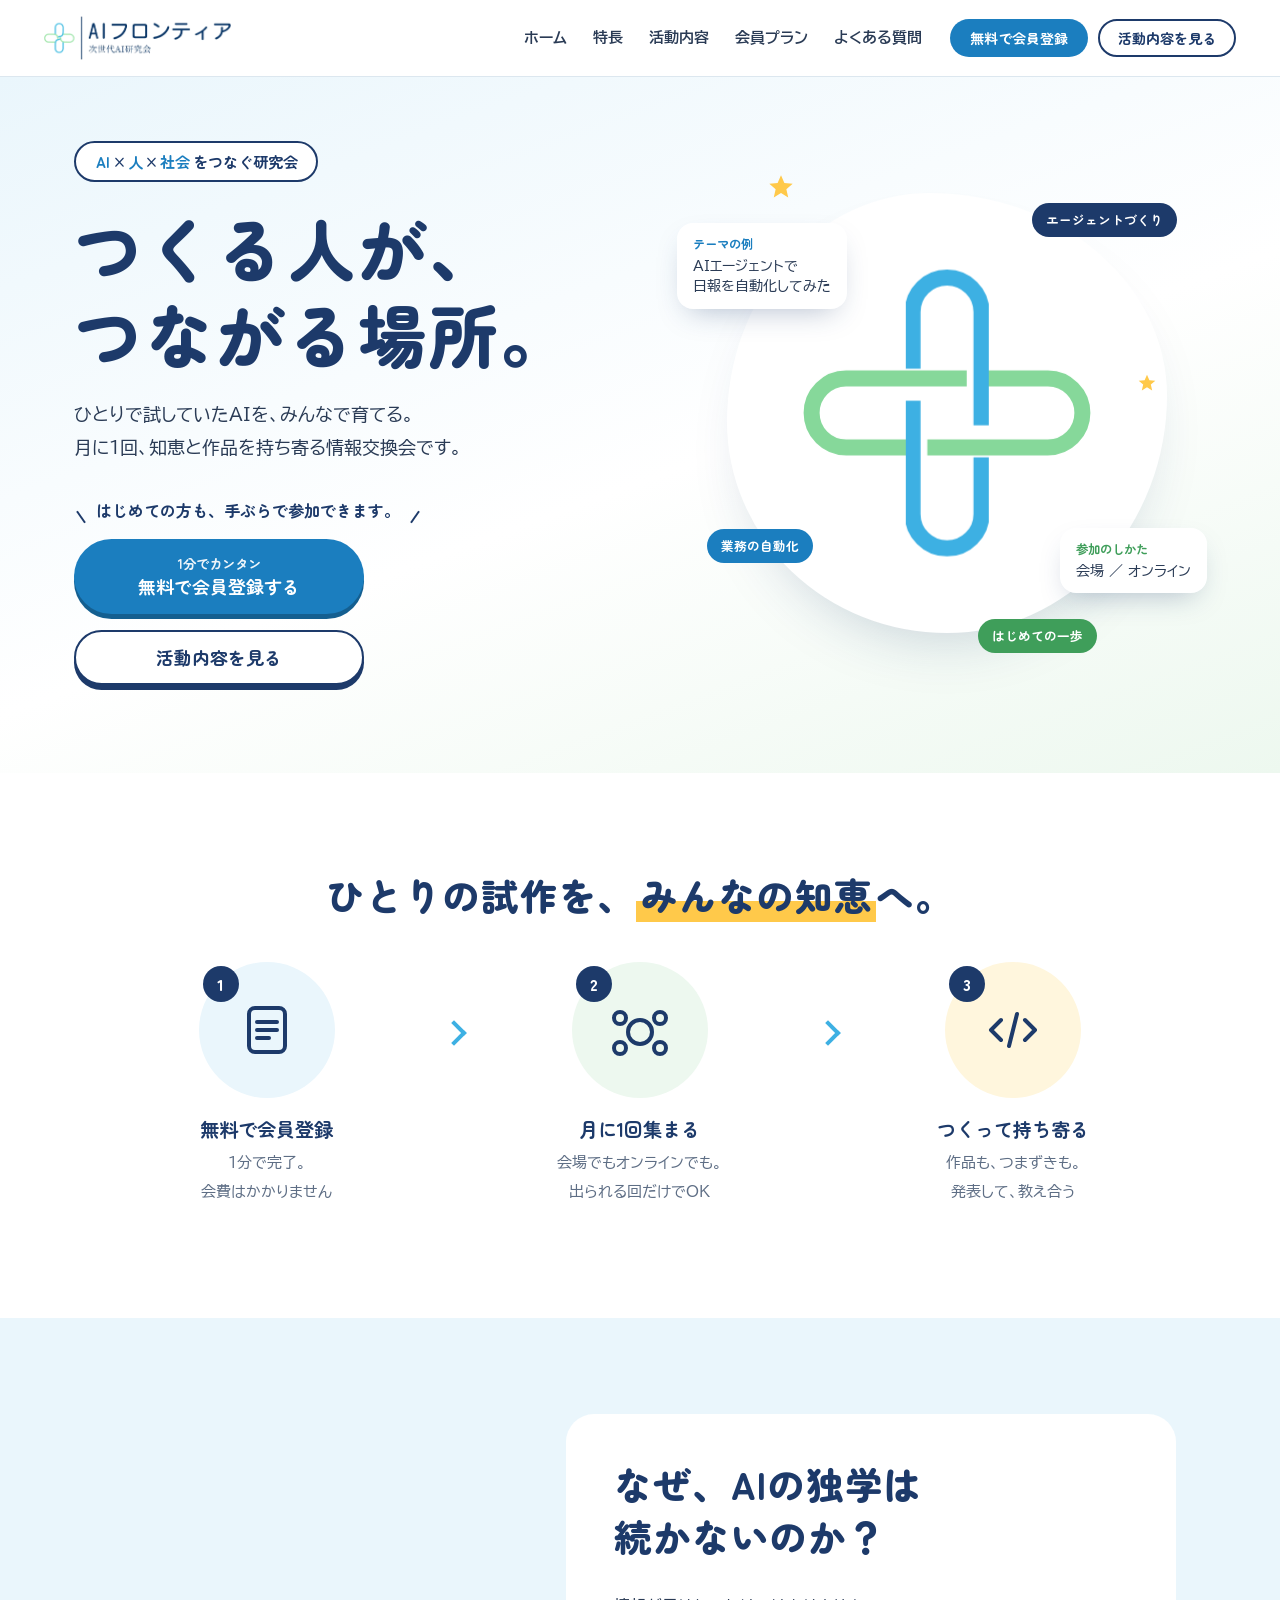
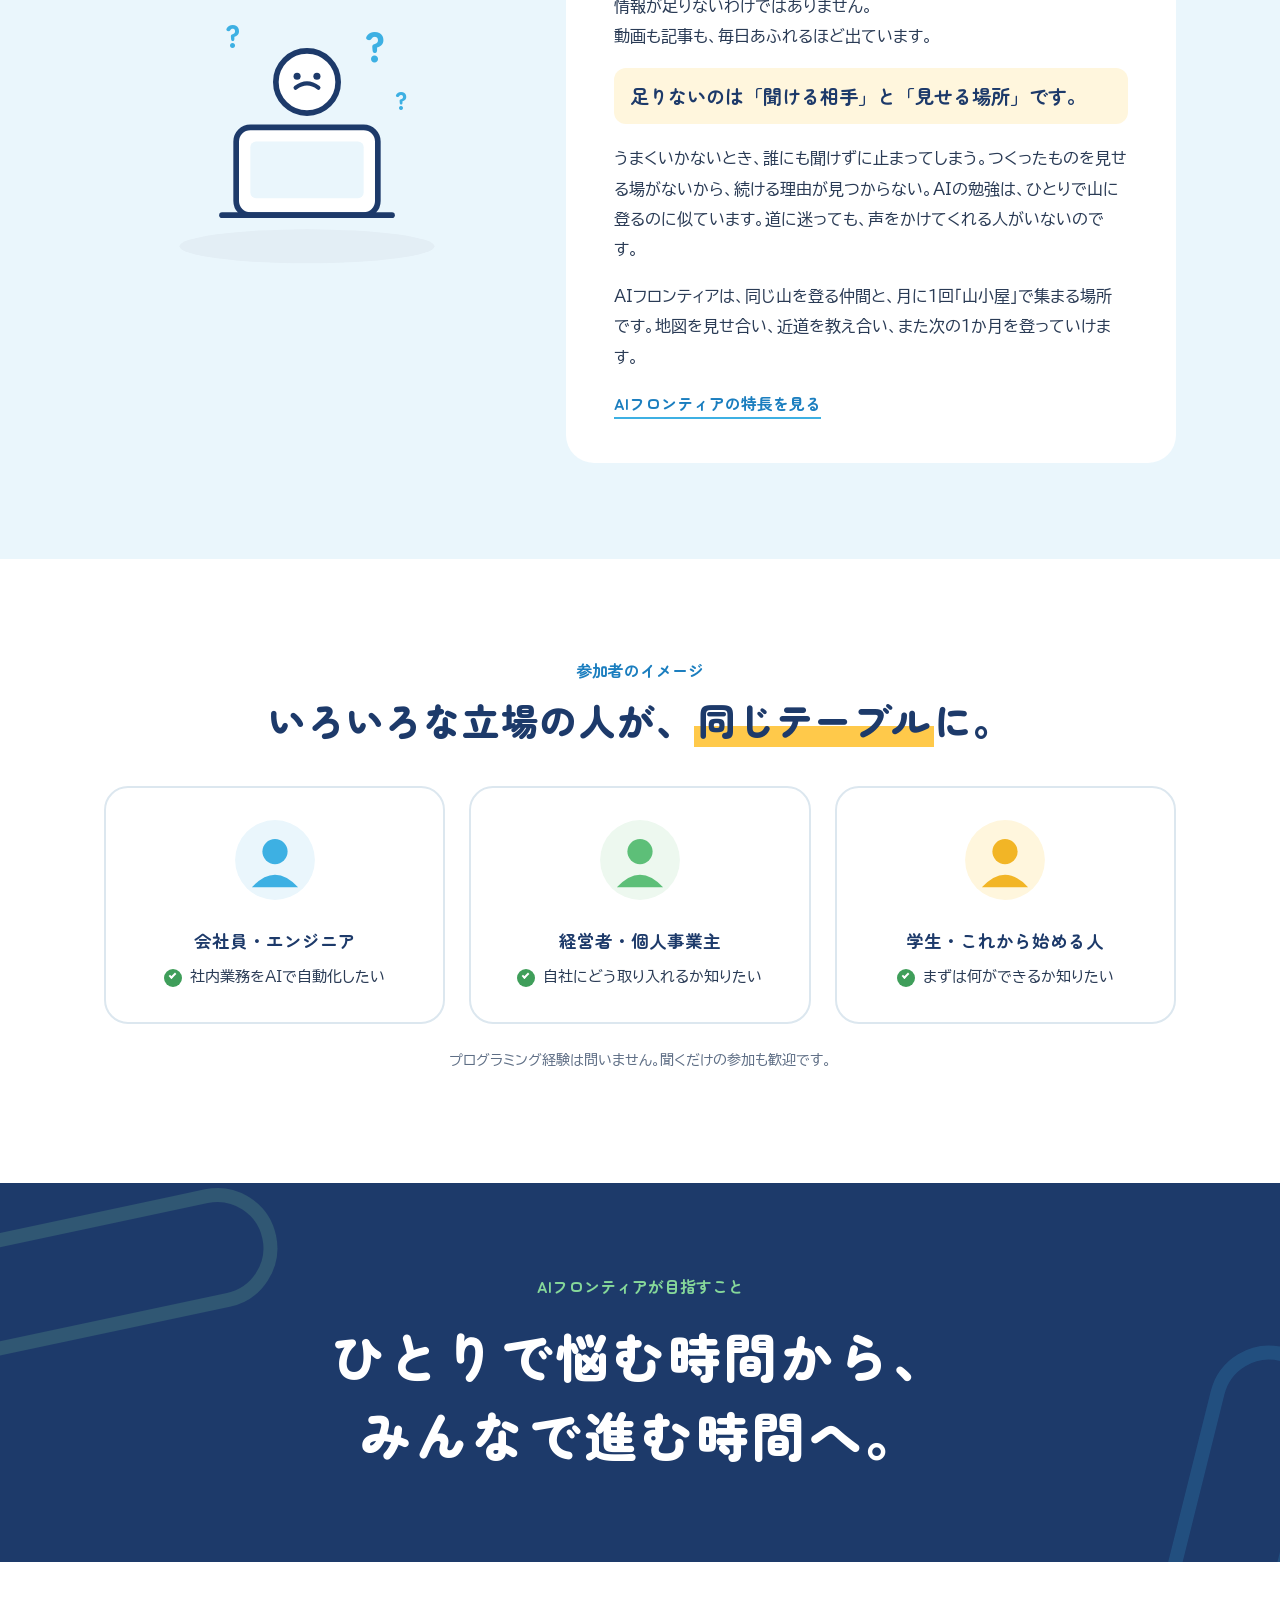
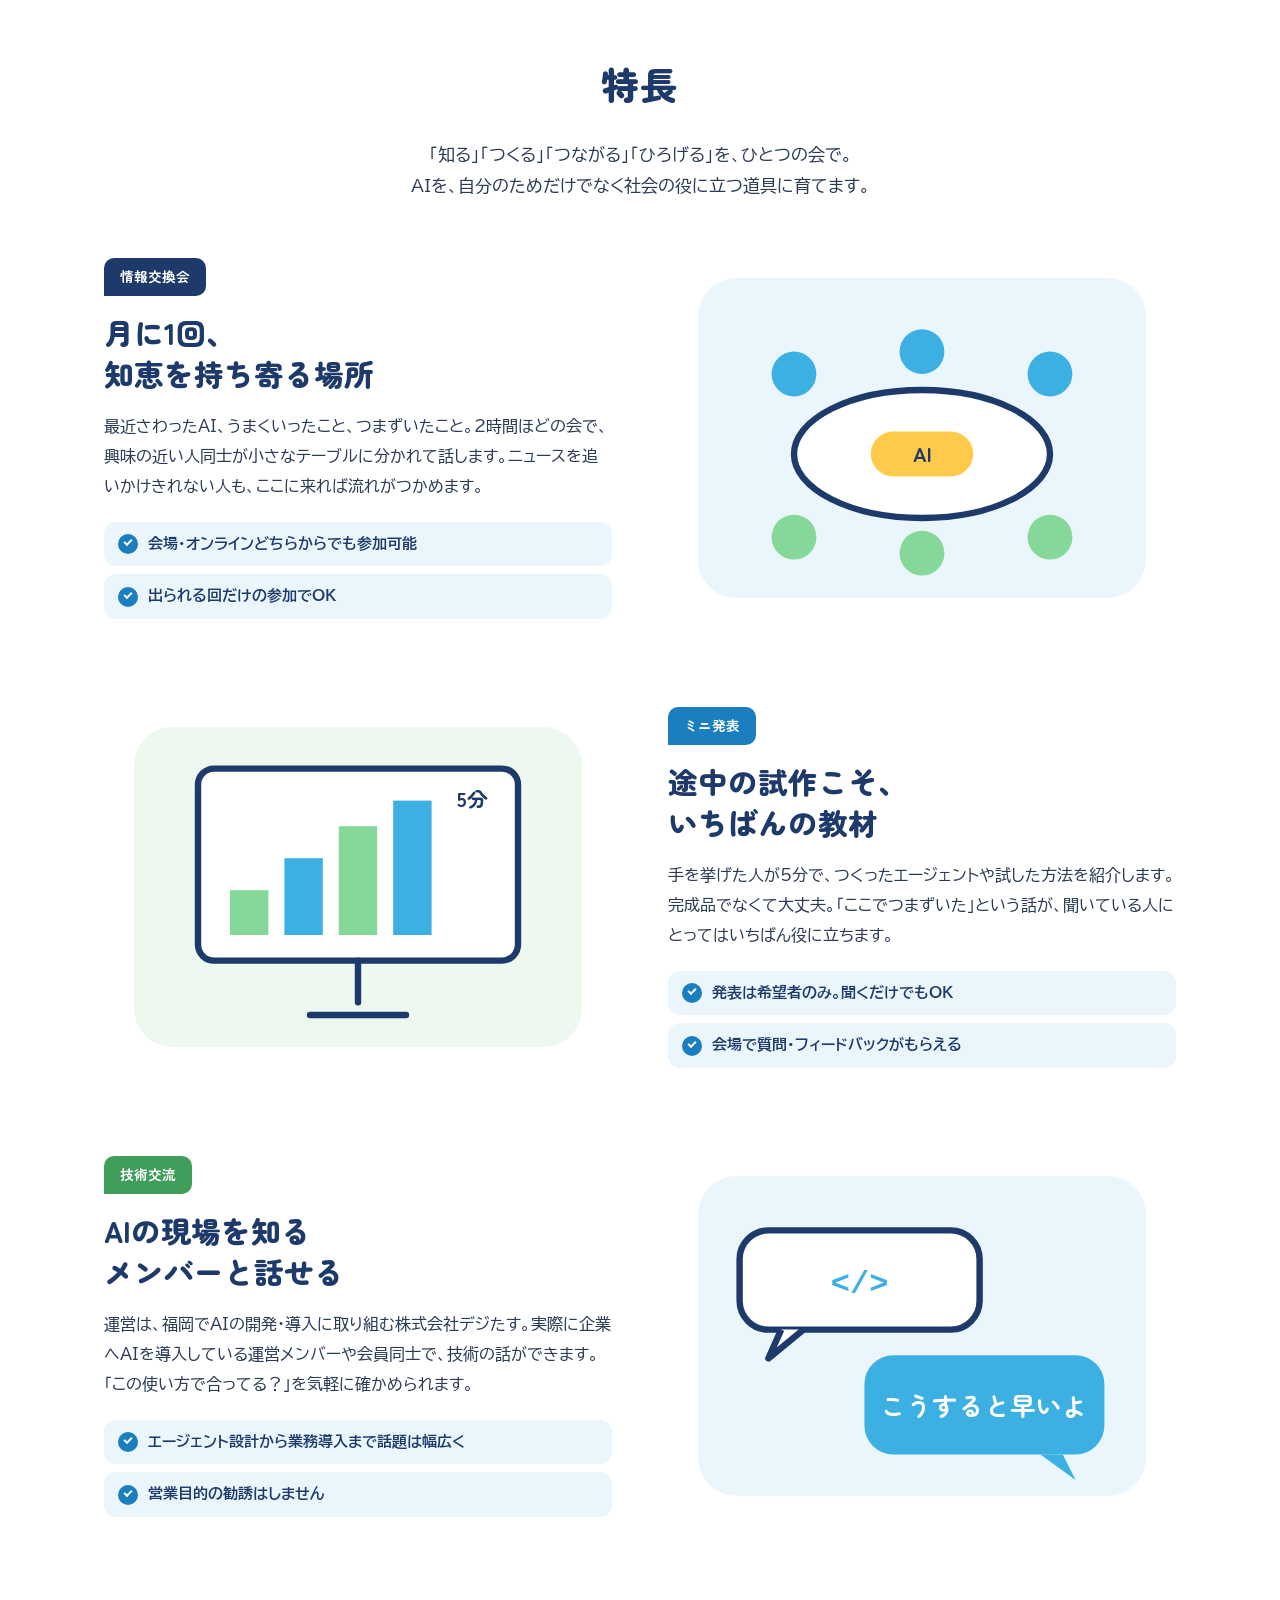
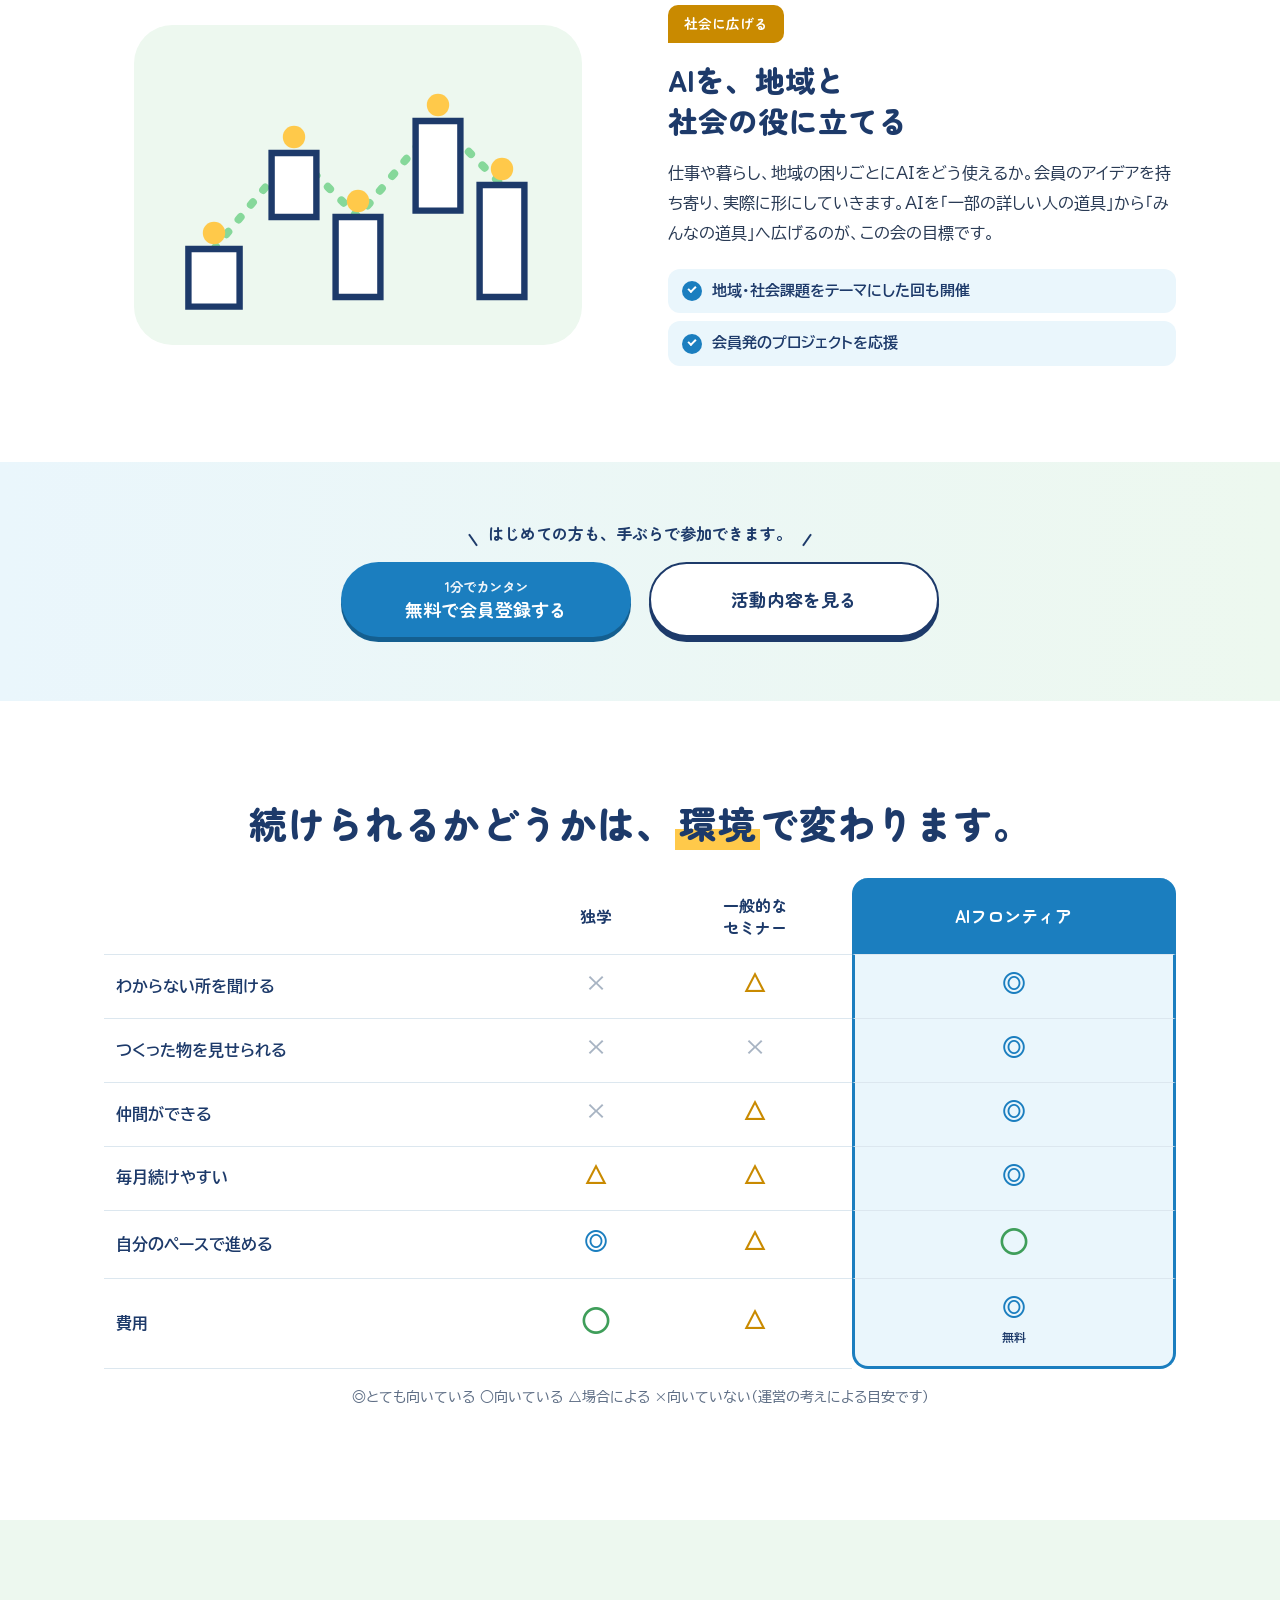
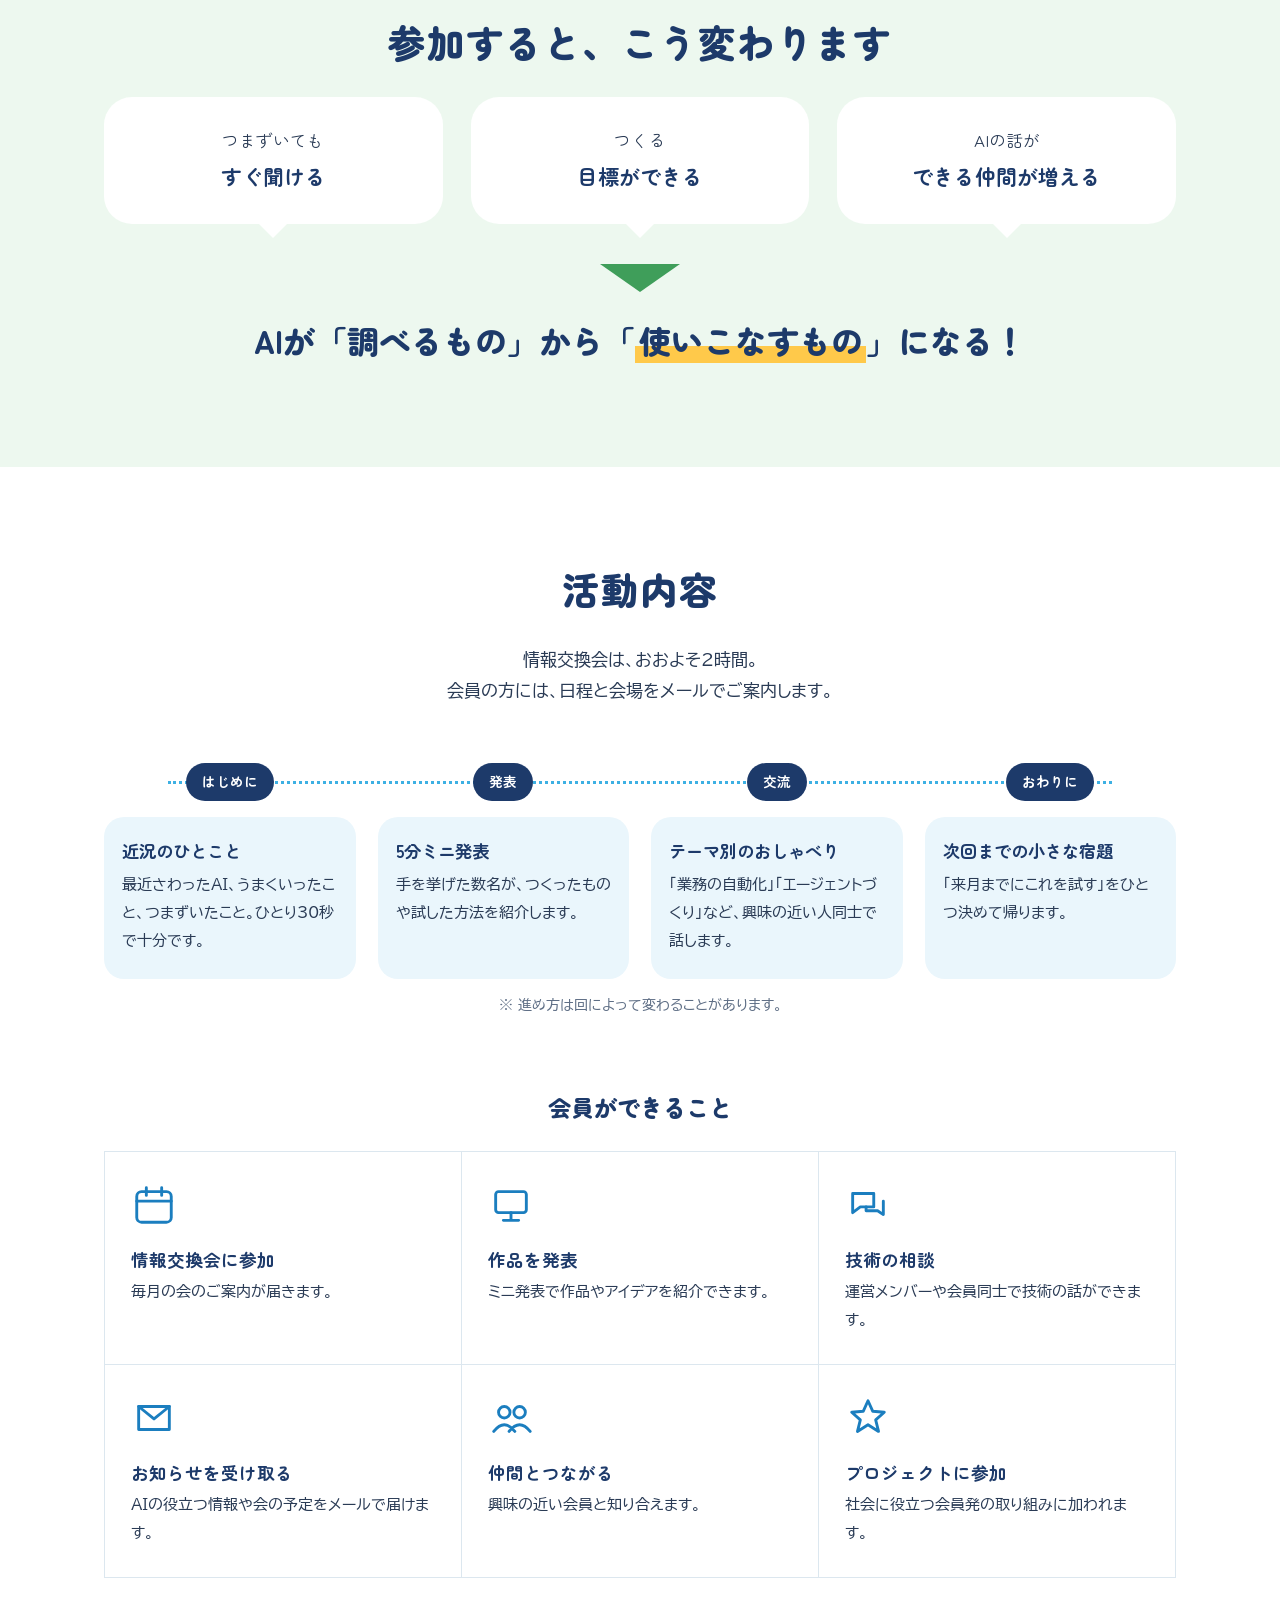
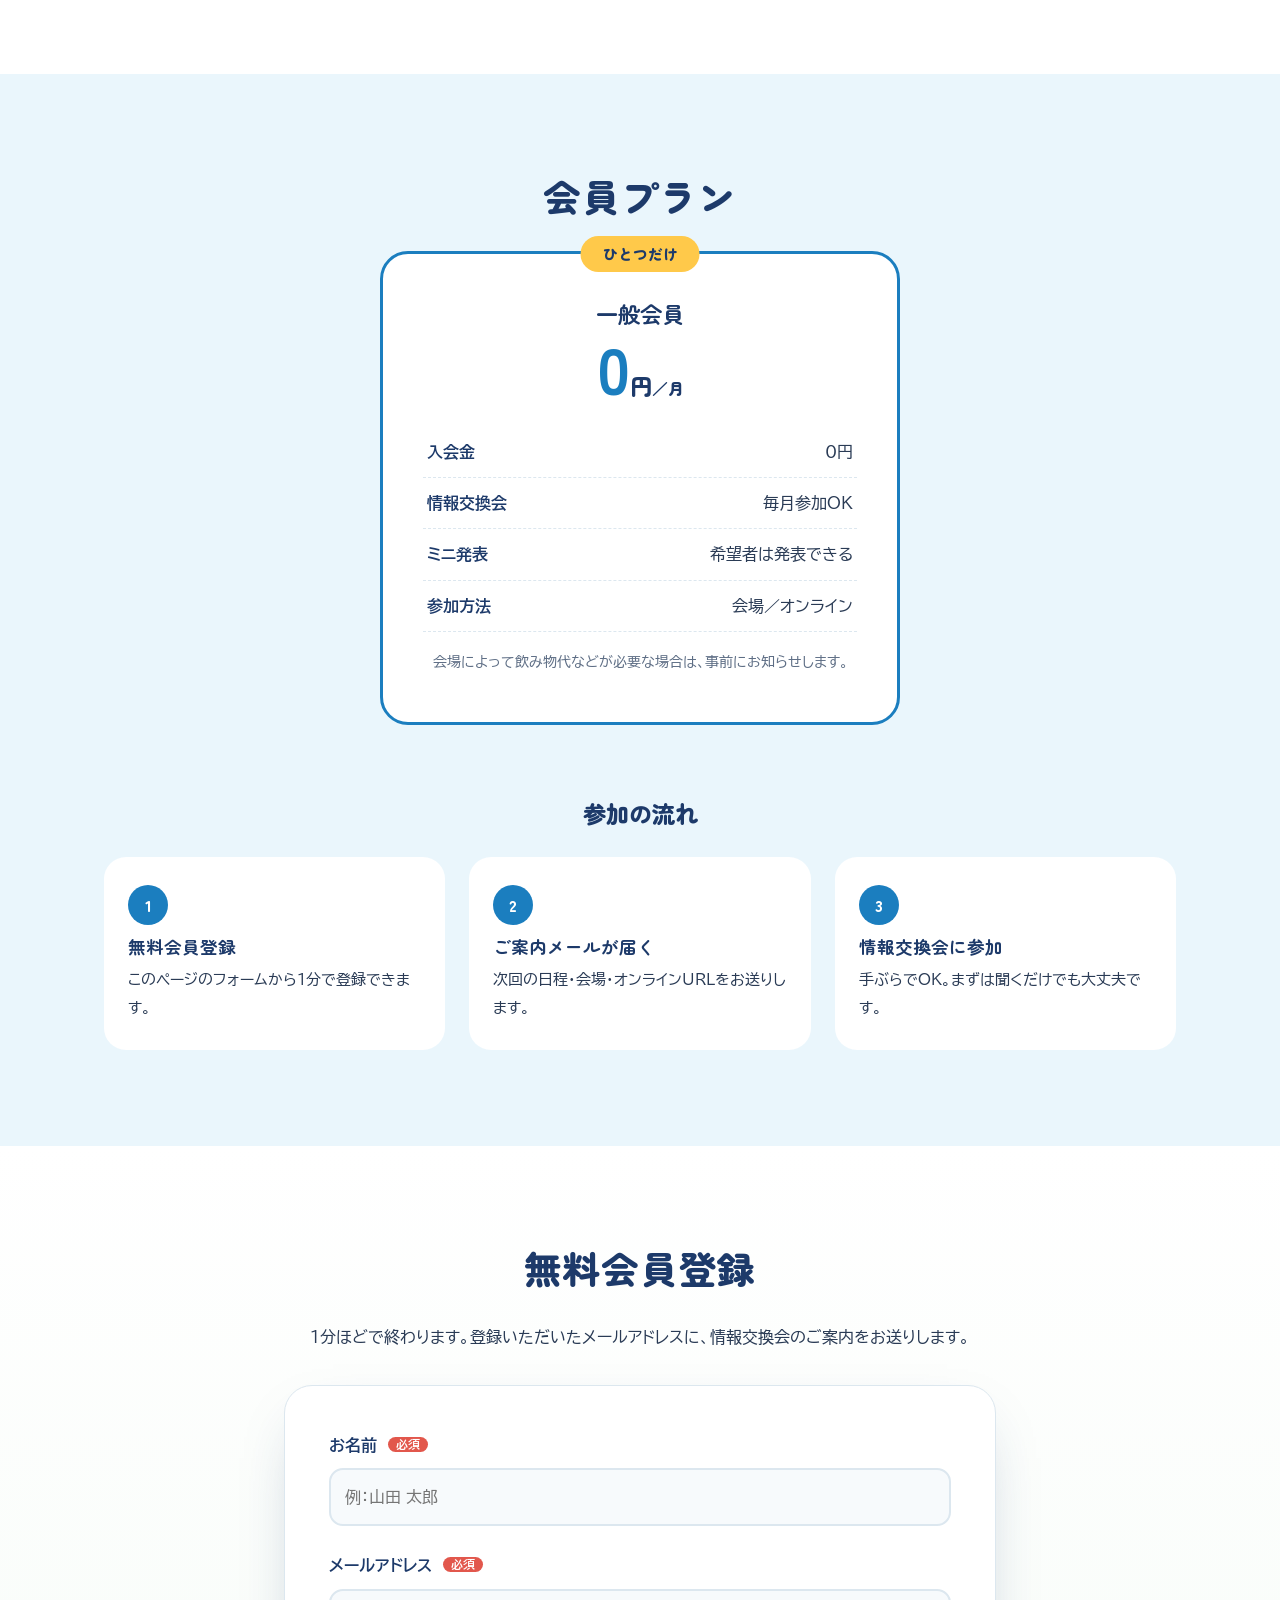
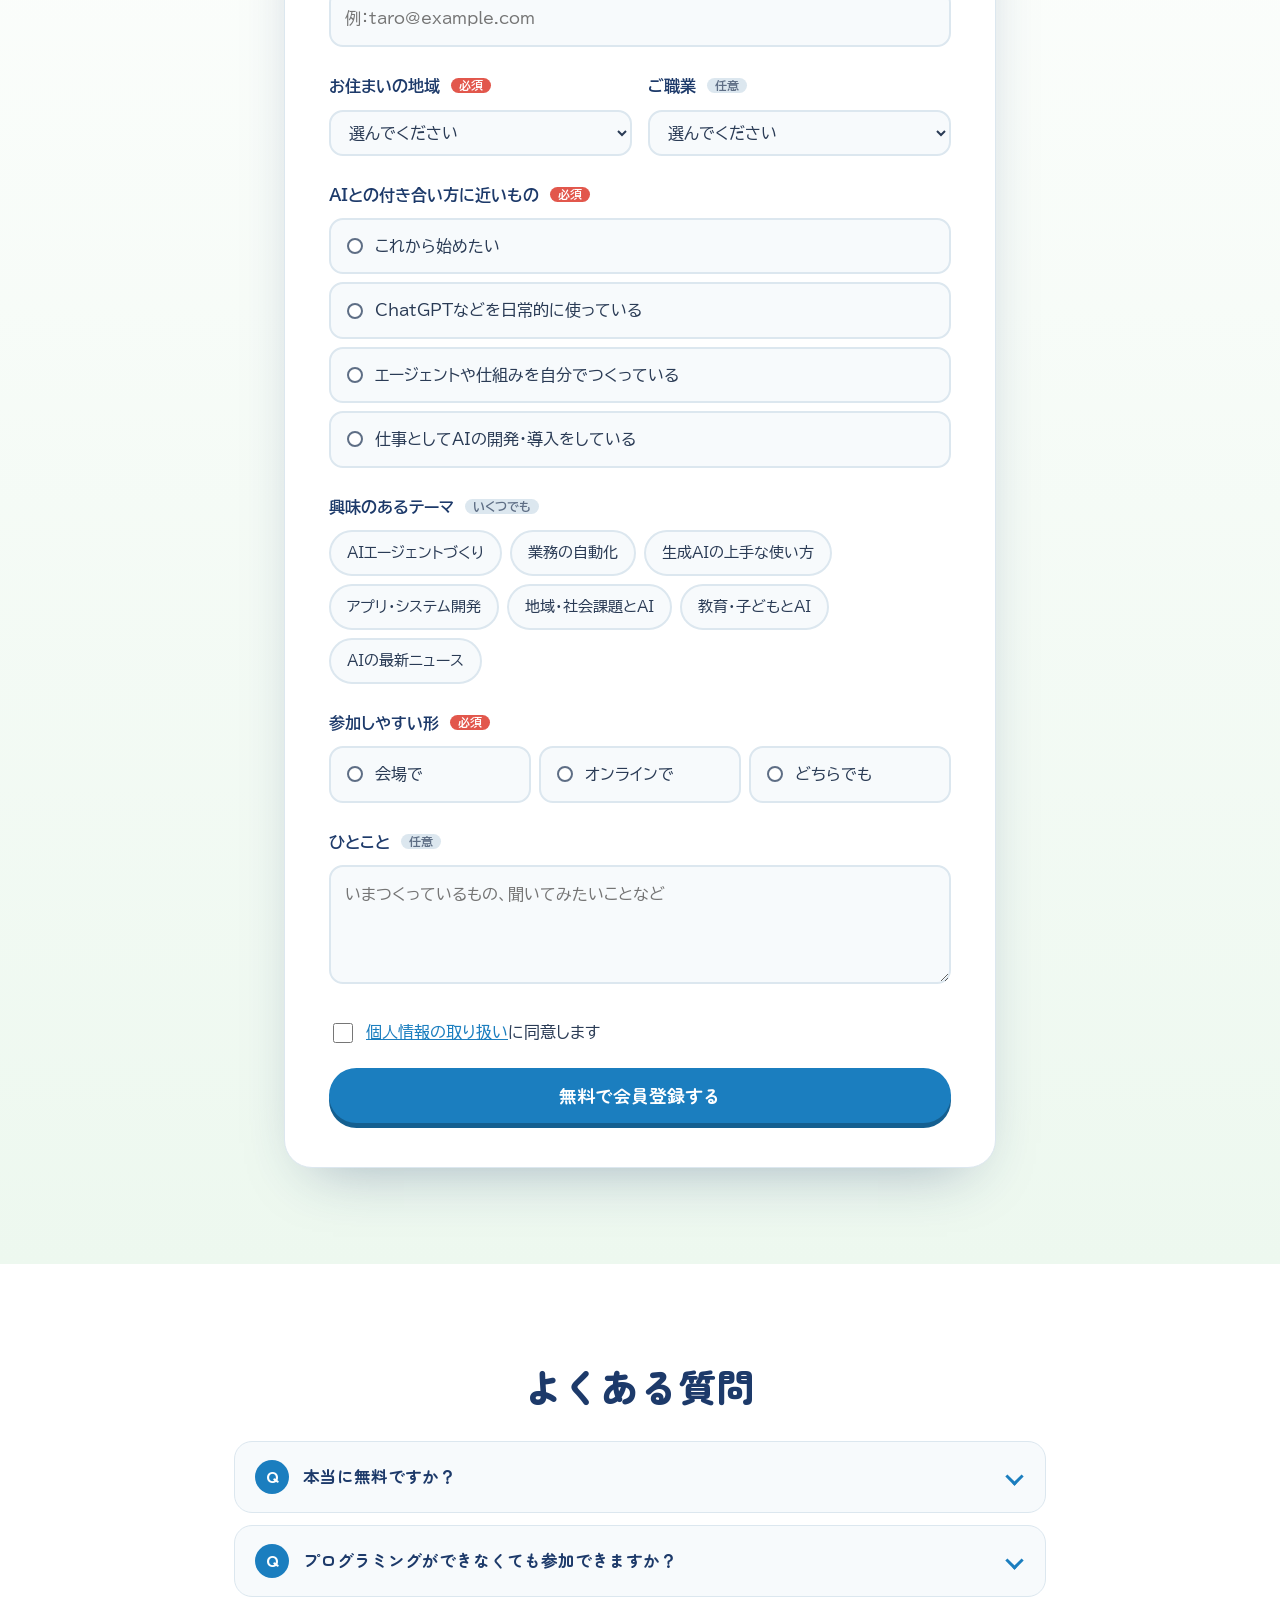
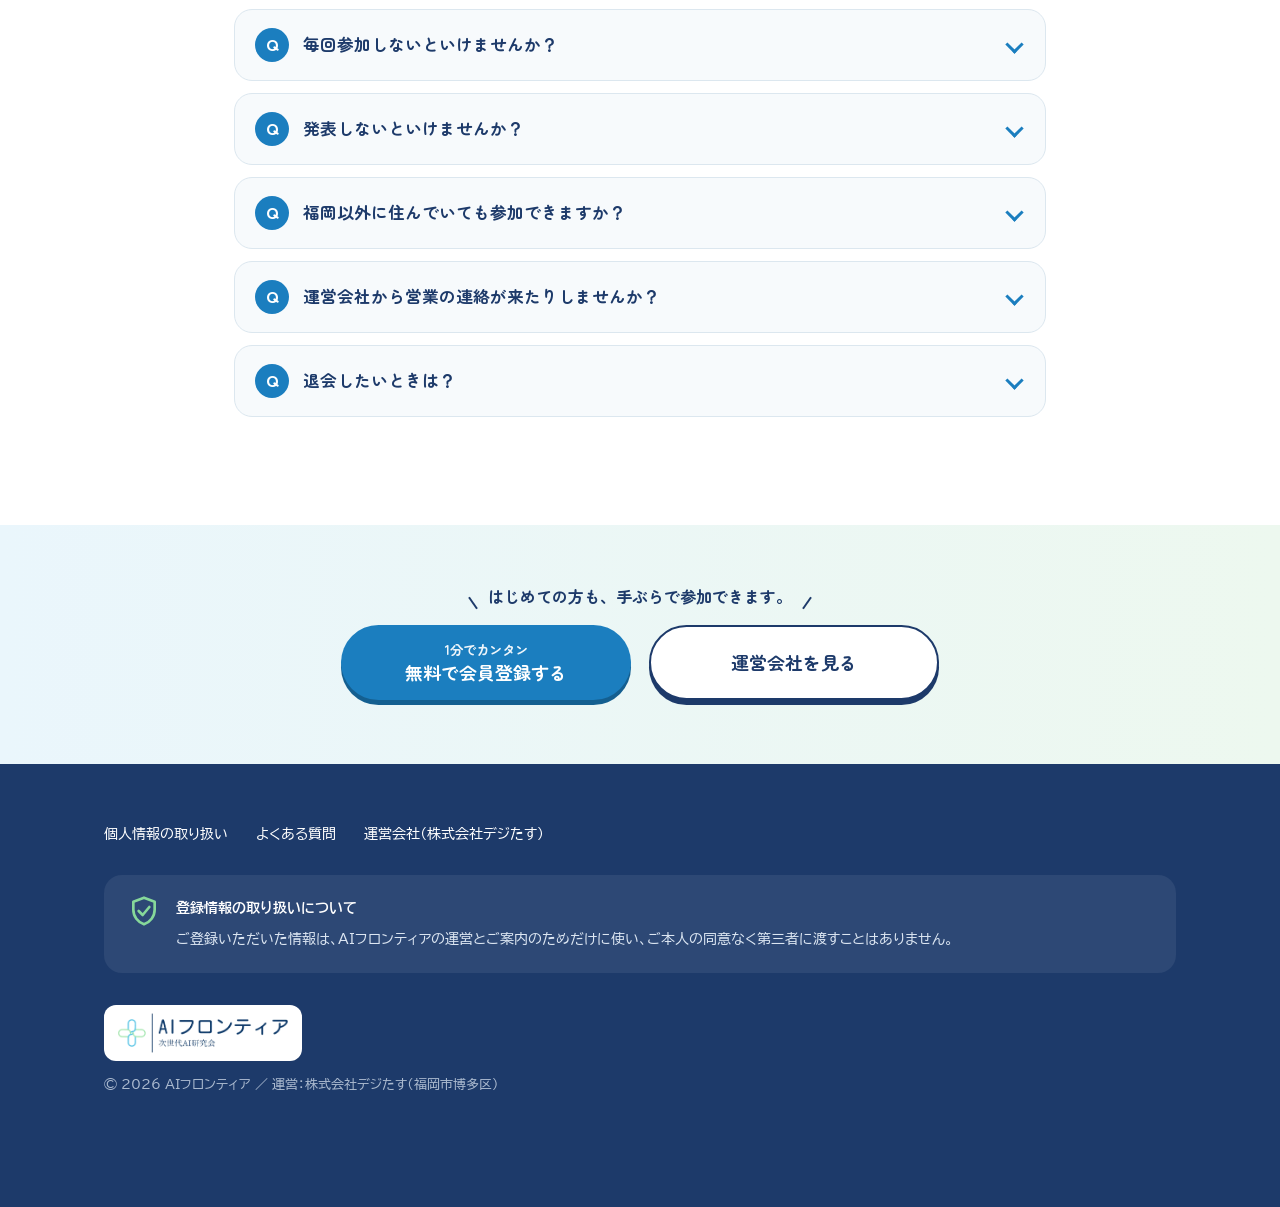
<file: index.html>
<!DOCTYPE html>
<html lang="ja">
<head>
<meta charset="UTF-8">
<meta name="viewport" content="width=device-width, initial-scale=1, viewport-fit=cover">
<title>AIフロンティア｜次世代AI研究会 ― 月1回のAI情報交換会（無料会員制）</title>
<meta name="description" content="AIでエージェントやシステムをつくる人、これから始めたい人が月1回集まる研究会。運営は福岡の株式会社デジたす。会員登録は無料です。">
<meta property="og:title" content="AIフロンティア｜次世代AI研究会">
<meta property="og:description" content="つくる人が、つながる場所。月1回の情報交換会と技術交流。会員登録は無料です。">
<meta property="og:type" content="website">
<meta property="og:image" content="logo.png">
<link rel="icon" href="icon.png">
<link rel="preconnect" href="https://fonts.googleapis.com">
<link rel="preconnect" href="https://fonts.gstatic.com" crossorigin>
<link href="https://fonts.googleapis.com/css2?family=BIZ+UDPGothic:wght@400;700&family=Zen+Maru+Gothic:wght@500;700;900&display=swap" rel="stylesheet">
<link rel="stylesheet" href="style.css">
</head>
<body>

<!-- ===== ヘッダー ===== -->
<header class="header">
  <div class="header-in">
    <a href="#top" class="brand"><img src="logo.png" alt="AIフロンティア 次世代AI研究会" width="390" height="92"></a>
    <nav class="gnav" id="gnav" aria-label="メニュー">
      <a href="#top">ホーム</a>
      <a href="#features">特長</a>
      <a href="#program">活動内容</a>
      <a href="#plan">会員プラン</a>
      <a href="#faq">よくある質問</a>
    </nav>
    <div class="header-cta">
      <a href="#join" class="btn btn-main btn-sm">無料で会員登録</a>
      <a href="#program" class="btn btn-sub btn-sm">活動内容を見る</a>
    </div>
    <button class="menu-btn" id="menu-btn" aria-expanded="false" aria-controls="gnav"><span></span><span></span><span></span><em>メニュー</em></button>
  </div>
</header>

<main id="top">

<!-- ===== ヒーロー ===== -->
<section class="hero">
  <div class="hero-in">
    <div class="hero-text">
      <p class="hero-tag"><span>AI</span>×<span>人</span>×<span>社会</span>をつなぐ研究会</p>
      <h1>つくる人が、<br>つながる場所。</h1>
      <p class="hero-sub">ひとりで試していたAIを、みんなで育てる。<br>月に1回、知恵と作品を持ち寄る情報交換会です。</p>
      <div class="cta-box">
        <p class="cta-catch">はじめての方も、手ぶらで参加できます。</p>
        <div class="cta-btns">
          <a href="#join" class="btn btn-main btn-lg"><small>1分でカンタン</small>無料で会員登録する</a>
          <a href="#program" class="btn btn-sub btn-lg">活動内容を見る</a>
        </div>
      </div>
    </div>

    <div class="hero-visual" aria-hidden="true">
      <div class="hv-blob"></div>
      <svg viewBox="-130 -130 260 260" class="knot">
        <defs><mask id="cut"><rect x="-130" y="-130" width="260" height="260" fill="#fff"/><rect x="-34" y="-36" width="24" height="26" fill="#000"/><rect x="10" y="10" width="24" height="26" fill="#000"/></mask></defs>
        <g class="link-h"><rect x="-110" y="-28" width="220" height="56" rx="28" fill="none" stroke="var(--mint)" stroke-width="13"/></g>
        <g class="link-v" mask="url(#cut)"><rect x="-28" y="-110" width="56" height="220" rx="28" fill="none" stroke="#fff" stroke-width="24"/><rect x="-28" y="-110" width="56" height="220" rx="28" fill="none" stroke="var(--sky)" stroke-width="13"/></g>
      </svg>
      <div class="hv-card hv-card1"><b>テーマの例</b><span>AIエージェントで<br>日報を自動化してみた</span></div>
      <div class="hv-card hv-card2"><b>参加のしかた</b><span>会場 ／ オンライン</span></div>
      <div class="hv-chip hv-chip1">エージェントづくり</div>
      <div class="hv-chip hv-chip2">業務の自動化</div>
      <div class="hv-chip hv-chip3">はじめての一歩</div>
      <svg class="star s1" viewBox="0 0 24 24"><path d="M12 2l2.9 6.6 7.1.6-5.4 4.7 1.6 7-6.2-3.7-6.2 3.7 1.6-7L2 9.2l7.1-.6z"/></svg>
      <svg class="star s2" viewBox="0 0 24 24"><path d="M12 2l2.9 6.6 7.1.6-5.4 4.7 1.6 7-6.2-3.7-6.2 3.7 1.6-7L2 9.2l7.1-.6z"/></svg>
    </div>
  </div>
</section>

<!-- ===== 3ステップ ===== -->
<section class="sec steps-sec">
  <div class="in">
    <h2 class="h2 center">ひとりの試作を、<br class="sp"><mark>みんなの知恵</mark>へ。</h2>
    <ol class="steps">
      <li>
        <div class="step-ico"><svg viewBox="0 0 64 64"><rect x="14" y="10" width="36" height="44" rx="6"/><path d="M22 24h20M22 32h20M22 40h12"/></svg></div>
        <h3>無料で会員登録</h3>
        <p>1分で完了。<br>会費はかかりません</p>
      </li>
      <li>
        <div class="step-ico"><svg viewBox="0 0 64 64"><circle cx="32" cy="34" r="12"/><circle cx="12" cy="20" r="6"/><circle cx="52" cy="20" r="6"/><circle cx="12" cy="50" r="6"/><circle cx="52" cy="50" r="6"/></svg></div>
        <h3>月に1回集まる</h3>
        <p>会場でもオンラインでも。<br>出られる回だけでOK</p>
      </li>
      <li>
        <div class="step-ico"><svg viewBox="0 0 64 64"><path d="M20 22l-10 10 10 10M44 22l10 10-10 10M36 16l-8 32"/></svg></div>
        <h3>つくって持ち寄る</h3>
        <p>作品も、つまずきも。<br>発表して、教え合う</p>
      </li>
    </ol>
  </div>
</section>

<!-- ===== 問題提起 ===== -->
<section class="sec issue-sec">
  <div class="in issue-in">
    <div class="issue-art" aria-hidden="true">
      <svg viewBox="0 0 240 200">
        <ellipse cx="120" cy="176" rx="90" ry="12" fill="#E3EEF5"/>
        <rect x="70" y="92" width="100" height="62" rx="10" fill="#fff" stroke="#1D3A6A" stroke-width="4"/>
        <rect x="80" y="102" width="80" height="40" rx="4" fill="#EAF6FC"/>
        <path d="M60 154h120" stroke="#1D3A6A" stroke-width="4" stroke-linecap="round"/>
        <circle cx="120" cy="60" r="22" fill="#fff" stroke="#1D3A6A" stroke-width="4"/>
        <path d="M112 64q8 -6 16 0" fill="none" stroke="#1D3A6A" stroke-width="3" stroke-linecap="round"/>
        <circle cx="113" cy="56" r="2.5" fill="#1D3A6A"/><circle cx="127" cy="56" r="2.5" fill="#1D3A6A"/>
        <g fill="#3DB0E3" font-family="Zen Maru Gothic, sans-serif" font-weight="900"><text x="160" y="46" font-size="30">?</text><text x="62" y="36" font-size="22">?</text><text x="182" y="80" font-size="18">?</text></g>
      </svg>
    </div>
    <div class="issue-text">
      <h2 class="h2">なぜ、AIの独学は<br>続かないのか？</h2>
      <p>情報が足りないわけではありません。<br>動画も記事も、毎日あふれるほど出ています。</p>
      <p class="strong">足りないのは「聞ける相手」と「見せる場所」です。</p>
      <p>うまくいかないとき、誰にも聞けずに止まってしまう。つくったものを見せる場がないから、続ける理由が見つからない。AIの勉強は、ひとりで山に登るのに似ています。道に迷っても、声をかけてくれる人がいないのです。</p>
      <p>AIフロンティアは、同じ山を登る仲間と、月に1回「山小屋」で集まる場所です。地図を見せ合い、近道を教え合い、また次の1か月を登っていけます。</p>
      <a href="#features" class="text-link">AIフロンティアの特長を見る</a>
    </div>
  </div>
</section>

<!-- ===== こんな人が集まります ===== -->
<section class="sec people-sec">
  <div class="in">
    <p class="kicker center">参加者のイメージ</p>
    <h2 class="h2 center">いろいろな立場の人が、<br class="sp"><mark>同じテーブル</mark>に。</h2>
    <div class="people">
      <div class="person">
        <svg viewBox="0 0 80 80" aria-hidden="true"><circle cx="40" cy="40" r="38" fill="#EAF6FC"/><circle cx="40" cy="32" r="12" fill="#3DB0E3"/><path d="M18 66q22-24 44 0" fill="#3DB0E3"/></svg>
        <p class="p-who">会社員・エンジニア</p>
        <p class="p-what"><i></i>社内業務をAIで自動化したい</p>
      </div>
      <div class="person">
        <svg viewBox="0 0 80 80" aria-hidden="true"><circle cx="40" cy="40" r="38" fill="#EDF8EF"/><circle cx="40" cy="32" r="12" fill="#5DBF78"/><path d="M18 66q22-24 44 0" fill="#5DBF78"/></svg>
        <p class="p-who">経営者・個人事業主</p>
        <p class="p-what"><i></i>自社にどう取り入れるか知りたい</p>
      </div>
      <div class="person">
        <svg viewBox="0 0 80 80" aria-hidden="true"><circle cx="40" cy="40" r="38" fill="#FFF6DD"/><circle cx="40" cy="32" r="12" fill="#F2B526"/><path d="M18 66q22-24 44 0" fill="#F2B526"/></svg>
        <p class="p-who">学生・これから始める人</p>
        <p class="p-what"><i></i>まずは何ができるか知りたい</p>
      </div>
    </div>
    <p class="center note">プログラミング経験は問いません。聞くだけの参加も歓迎です。</p>
  </div>
</section>

<!-- ===== 一文字ずつのキャッチ ===== -->
<section class="catch-sec" aria-label="キャッチコピー">
  <p class="catch-small">AIフロンティアが目指すこと</p>
  <p class="catch" data-split>ひとりで悩む時間から、<br>みんなで進む時間へ。</p>
</section>

<!-- ===== 特長 ===== -->
<section class="sec features-sec" id="features">
  <div class="in">
    <h2 class="h2 center">特長</h2>
    <p class="lead center">「知る」「つくる」「つながる」「ひろげる」を、ひとつの会で。<br>AIを、自分のためだけでなく社会の役に立つ道具に育てます。</p>

    <article class="feature">
      <div class="f-text">
        <span class="f-label">情報交換会</span>
        <h3>月に1回、<br>知恵を持ち寄る場所</h3>
        <p>最近さわったAI、うまくいったこと、つまずいたこと。2時間ほどの会で、興味の近い人同士が小さなテーブルに分かれて話します。ニュースを追いかけきれない人も、ここに来れば流れがつかめます。</p>
        <ul class="checks"><li>会場・オンラインどちらからでも参加可能</li><li>出られる回だけの参加でOK</li></ul>
      </div>
      <div class="f-art" aria-hidden="true">
        <svg viewBox="0 0 300 220"><rect x="10" y="10" width="280" height="200" rx="24" fill="#EAF6FC"/><ellipse cx="150" cy="120" rx="80" ry="40" fill="#fff" stroke="#1D3A6A" stroke-width="4"/><g fill="#3DB0E3"><circle cx="70" cy="70" r="14"/><circle cx="150" cy="56" r="14"/><circle cx="230" cy="70" r="14"/></g><g fill="#86D89A"><circle cx="70" cy="172" r="14"/><circle cx="150" cy="182" r="14"/><circle cx="230" cy="172" r="14"/></g><rect x="118" y="106" width="64" height="28" rx="14" fill="#FFC94A"/><text x="150" y="125" text-anchor="middle" font-size="13" font-weight="700" fill="#1D3A6A" font-family="Zen Maru Gothic, sans-serif">AI</text></svg>
      </div>
    </article>

    <article class="feature rev">
      <div class="f-text">
        <span class="f-label">ミニ発表</span>
        <h3>途中の試作こそ、<br>いちばんの教材</h3>
        <p>手を挙げた人が5分で、つくったエージェントや試した方法を紹介します。完成品でなくて大丈夫。「ここでつまずいた」という話が、聞いている人にとってはいちばん役に立ちます。</p>
        <ul class="checks"><li>発表は希望者のみ。聞くだけでもOK</li><li>会場で質問・フィードバックがもらえる</li></ul>
      </div>
      <div class="f-art" aria-hidden="true">
        <svg viewBox="0 0 300 220"><rect x="10" y="10" width="280" height="200" rx="24" fill="#EDF8EF"/><rect x="50" y="36" width="200" height="120" rx="10" fill="#fff" stroke="#1D3A6A" stroke-width="4"/><rect x="70" y="112" width="24" height="28" fill="#86D89A"/><rect x="104" y="92" width="24" height="48" fill="#3DB0E3"/><rect x="138" y="72" width="24" height="68" fill="#86D89A"/><rect x="172" y="56" width="24" height="84" fill="#3DB0E3"/><path d="M150 156v26M120 190h60" stroke="#1D3A6A" stroke-width="4" stroke-linecap="round"/><text x="212" y="60" font-size="13" font-weight="700" fill="#1D3A6A" font-family="Zen Maru Gothic, sans-serif">5分</text></svg>
      </div>
    </article>

    <article class="feature">
      <div class="f-text">
        <span class="f-label">技術交流</span>
        <h3>AIの現場を知る<br>メンバーと話せる</h3>
        <p>運営は、福岡でAIの開発・導入に取り組む株式会社デジたす。実際に企業へAIを導入している運営メンバーや会員同士で、技術の話ができます。「この使い方で合ってる？」を気軽に確かめられます。</p>
        <ul class="checks"><li>エージェント設計から業務導入まで話題は幅広く</li><li>営業目的の勧誘はしません</li></ul>
      </div>
      <div class="f-art" aria-hidden="true">
        <svg viewBox="0 0 300 220"><rect x="10" y="10" width="280" height="200" rx="24" fill="#EAF6FC"/><rect x="36" y="44" width="150" height="62" rx="18" fill="#fff" stroke="#1D3A6A" stroke-width="4"/><path d="M62 106l-8 18 22-18" fill="#fff" stroke="#1D3A6A" stroke-width="4" stroke-linejoin="round"/><text x="111" y="83" text-anchor="middle" font-size="20" font-weight="700" fill="#3DB0E3" font-family="monospace">&lt;/&gt;</text><rect x="114" y="122" width="150" height="62" rx="18" fill="#3DB0E3"/><path d="M238 184l8 16-22-16" fill="#3DB0E3"/><text x="189" y="160" text-anchor="middle" font-size="16" font-weight="700" fill="#fff" font-family="Zen Maru Gothic, sans-serif">こうすると早いよ</text></svg>
      </div>
    </article>

    <article class="feature rev">
      <div class="f-text">
        <span class="f-label">社会に広げる</span>
        <h3>AIを、地域と<br>社会の役に立てる</h3>
        <p>仕事や暮らし、地域の困りごとにAIをどう使えるか。会員のアイデアを持ち寄り、実際に形にしていきます。AIを「一部の詳しい人の道具」から「みんなの道具」へ広げるのが、この会の目標です。</p>
        <ul class="checks"><li>地域・社会課題をテーマにした回も開催</li><li>会員発のプロジェクトを応援</li></ul>
      </div>
      <div class="f-art" aria-hidden="true">
        <svg viewBox="0 0 300 220"><rect x="10" y="10" width="280" height="200" rx="24" fill="#EDF8EF"/><path d="M60 150L110 90 150 130 200 70 240 110" fill="none" stroke="#86D89A" stroke-width="5" stroke-dasharray="2 10" stroke-linecap="round"/><g fill="#fff" stroke="#1D3A6A" stroke-width="4"><path d="M44 150h32v36H44z"/><path d="M96 90h28v40H96z"/><path d="M136 130h28v50h-28z"/><path d="M186 70h28v56h-28z"/><path d="M226 110h28v70h-28z"/></g><g fill="#FFC94A"><circle cx="60" cy="140" r="7"/><circle cx="110" cy="80" r="7"/><circle cx="150" cy="120" r="7"/><circle cx="200" cy="60" r="7"/><circle cx="240" cy="100" r="7"/></g></svg>
      </div>
    </article>
  </div>
</section>

<!-- ===== CTA帯 ===== -->
<section class="cta-band">
  <p class="cta-catch">はじめての方も、手ぶらで参加できます。</p>
  <div class="cta-btns">
    <a href="#join" class="btn btn-main btn-lg"><small>1分でカンタン</small>無料で会員登録する</a>
    <a href="#program" class="btn btn-sub btn-lg">活動内容を見る</a>
  </div>
</section>

<!-- ===== 比較表 ===== -->
<section class="sec compare-sec">
  <div class="in">
    <h2 class="h2 center">続けられるかどうかは、<br class="sp"><mark>環境</mark>で変わります。</h2>
    <div class="table-wrap">
      <table class="compare">
        <thead><tr><th scope="col"></th><th scope="col">独学</th><th scope="col">一般的な<br>セミナー</th><th scope="col" class="us">AIフロンティア</th></tr></thead>
        <tbody>
          <tr><th scope="row">わからない所を聞ける</th><td><span class="m x">×</span></td><td><span class="m t">△</span></td><td class="us"><span class="m o2">◎</span></td></tr>
          <tr><th scope="row">つくった物を見せられる</th><td><span class="m x">×</span></td><td><span class="m x">×</span></td><td class="us"><span class="m o2">◎</span></td></tr>
          <tr><th scope="row">仲間ができる</th><td><span class="m x">×</span></td><td><span class="m t">△</span></td><td class="us"><span class="m o2">◎</span></td></tr>
          <tr><th scope="row">毎月続けやすい</th><td><span class="m t">△</span></td><td><span class="m t">△</span></td><td class="us"><span class="m o2">◎</span></td></tr>
          <tr><th scope="row">自分のペースで進める</th><td><span class="m o2">◎</span></td><td><span class="m t">△</span></td><td class="us"><span class="m o">○</span></td></tr>
          <tr><th scope="row">費用</th><td><span class="m o">○</span></td><td><span class="m t">△</span></td><td class="us"><span class="m o2">◎</span><small>無料</small></td></tr>
        </tbody>
      </table>
    </div>
    <p class="note center">◎とても向いている ○向いている △場合による ×向いていない（運営の考えによる目安です）</p>
  </div>
</section>

<!-- ===== 参加後の変化 ===== -->
<section class="sec change-sec">
  <div class="in">
    <h2 class="h2 center">参加すると、こう変わります</h2>
    <div class="changes">
      <p class="bubble">つまずいても<br><b>すぐ聞ける</b></p>
      <p class="bubble">つくる<br><b>目標ができる</b></p>
      <p class="bubble">AIの話が<br><b>できる仲間が増える</b></p>
    </div>
    <div class="change-arrow" aria-hidden="true"></div>
    <p class="change-result">AIが「調べるもの」から<br class="sp">「<mark>使いこなすもの</mark>」になる！</p>
  </div>
</section>

<!-- ===== 活動内容（当日の流れ） ===== -->
<section class="sec program-sec" id="program">
  <div class="in">
    <h2 class="h2 center">活動内容</h2>
    <p class="lead center">情報交換会は、おおよそ2時間。<br>会員の方には、日程と会場をメールでご案内します。</p>
    <div class="flowchart">
      <div class="fc-col">
        <span class="fc-tag">はじめに</span>
        <div class="fc-box"><h3>近況のひとこと</h3><p>最近さわったAI、うまくいったこと、つまずいたこと。ひとり30秒で十分です。</p></div>
      </div>
      <div class="fc-col">
        <span class="fc-tag">発表</span>
        <div class="fc-box"><h3>5分ミニ発表</h3><p>手を挙げた数名が、つくったものや試した方法を紹介します。</p></div>
      </div>
      <div class="fc-col">
        <span class="fc-tag">交流</span>
        <div class="fc-box"><h3>テーマ別のおしゃべり</h3><p>「業務の自動化」「エージェントづくり」など、興味の近い人同士で話します。</p></div>
      </div>
      <div class="fc-col">
        <span class="fc-tag">おわりに</span>
        <div class="fc-box"><h3>次回までの小さな宿題</h3><p>「来月までにこれを試す」をひとつ決めて帰ります。</p></div>
      </div>
    </div>
    <p class="note center">※ 進め方は回によって変わることがあります。</p>

    <h3 class="h3 center">会員ができること</h3>
    <div class="grid6">
      <div class="g-item"><svg viewBox="0 0 48 48"><rect x="6" y="10" width="36" height="32" rx="5"/><path d="M6 20h36M16 6v8M32 6v8"/></svg><h4>情報交換会に参加</h4><p>毎月の会のご案内が届きます。</p></div>
      <div class="g-item"><svg viewBox="0 0 48 48"><rect x="8" y="10" width="32" height="22" rx="3"/><path d="M24 32v8M16 40h16"/></svg><h4>作品を発表</h4><p>ミニ発表で作品やアイデアを紹介できます。</p></div>
      <div class="g-item"><svg viewBox="0 0 48 48"><path d="M8 12h22v14H16l-8 6z"/><path d="M40 20v14l-6-4H22v-4"/></svg><h4>技術の相談</h4><p>運営メンバーや会員同士で技術の話ができます。</p></div>
      <div class="g-item"><svg viewBox="0 0 48 48"><path d="M8 12h32v24H8z"/><path d="M8 12l16 13 16-13"/></svg><h4>お知らせを受け取る</h4><p>AIの役立つ情報や会の予定をメールで届けます。</p></div>
      <div class="g-item"><svg viewBox="0 0 48 48"><circle cx="17" cy="18" r="6"/><circle cx="33" cy="18" r="6"/><path d="M6 38q11-14 22 0M22 38q11-14 22 0"/></svg><h4>仲間とつながる</h4><p>興味の近い会員と知り合えます。</p></div>
      <div class="g-item"><svg viewBox="0 0 48 48"><path d="M24 6l5 11 12 1-9 8 3 12-11-7-11 7 3-12-9-8 12-1z"/></svg><h4>プロジェクトに参加</h4><p>社会に役立つ会員発の取り組みに加われます。</p></div>
    </div>
  </div>
</section>

<!-- ===== 会員プラン ===== -->
<section class="sec plan-sec" id="plan">
  <div class="in">
    <h2 class="h2 center">会員プラン</h2>
    <div class="plan-card">
      <span class="plan-badge">ひとつだけ</span>
      <h3>一般会員</h3>
      <p class="price"><b>0</b>円<small>／月</small></p>
      <dl class="plan-spec">
        <div><dt>入会金</dt><dd>0円</dd></div>
        <div><dt>情報交換会</dt><dd>毎月参加OK</dd></div>
        <div><dt>ミニ発表</dt><dd>希望者は発表できる</dd></div>
        <div><dt>参加方法</dt><dd>会場／オンライン</dd></div>
      </dl>
      <p class="note">会場によって飲み物代などが必要な場合は、事前にお知らせします。</p>
    </div>

    <h3 class="h3 center">参加の流れ</h3>
    <ol class="mini-steps">
      <li><span>1</span><h4>無料会員登録</h4><p>このページのフォームから1分で登録できます。</p></li>
      <li><span>2</span><h4>ご案内メールが届く</h4><p>次回の日程・会場・オンラインURLをお送りします。</p></li>
      <li><span>3</span><h4>情報交換会に参加</h4><p>手ぶらでOK。まずは聞くだけでも大丈夫です。</p></li>
    </ol>
  </div>
</section>

<!-- ===== 登録フォーム ===== -->
<section class="sec join-sec" id="join">
  <div class="in join-in">
    <div class="join-head">
      <h2 class="h2 center">無料会員登録</h2>
      <p class="center">1分ほどで終わります。登録いただいたメールアドレスに、情報交換会のご案内をお送りします。</p>
    </div>

    <form id="join-form" class="form" novalidate>
      <div class="field"><label for="name">お名前 <span class="req">必須</span></label><input id="name" name="name" type="text" autocomplete="name" required placeholder="例：山田 太郎"></div>
      <div class="field"><label for="email">メールアドレス <span class="req">必須</span></label><input id="email" name="email" type="email" autocomplete="email" required placeholder="例：taro@example.com"></div>
      <div class="field-row">
        <div class="field"><label for="area">お住まいの地域 <span class="req">必須</span></label>
          <select id="area" name="area" required><option value="">選んでください</option><option>福岡市内</option><option>福岡県内（福岡市以外）</option><option>九州・山口（福岡県以外）</option><option>その他の国内</option><option>海外</option></select></div>
        <div class="field"><label for="job">ご職業 <span class="opt">任意</span></label>
          <select id="job" name="job"><option value="">選んでください</option><option>会社員・団体職員</option><option>経営者・役員</option><option>個人事業主・フリーランス</option><option>エンジニア・開発者</option><option>学生</option><option>公務員・教員</option><option>その他</option></select></div>
      </div>
      <fieldset class="field"><legend>AIとの付き合い方に近いもの <span class="req">必須</span></legend>
        <div class="choices">
          <label class="choice"><input type="radio" name="level" value="これから始めたい" required><span>これから始めたい</span></label>
          <label class="choice"><input type="radio" name="level" value="ChatGPTなどを日常的に使っている"><span>ChatGPTなどを日常的に使っている</span></label>
          <label class="choice"><input type="radio" name="level" value="エージェントや仕組みを自分でつくっている"><span>エージェントや仕組みを自分でつくっている</span></label>
          <label class="choice"><input type="radio" name="level" value="仕事としてAIの開発・導入をしている"><span>仕事としてAIの開発・導入をしている</span></label>
        </div></fieldset>
      <fieldset class="field"><legend>興味のあるテーマ <span class="opt">いくつでも</span></legend>
        <div class="chips">
          <label class="chip"><input type="checkbox" name="interests" value="AIエージェントづくり"><span>AIエージェントづくり</span></label>
          <label class="chip"><input type="checkbox" name="interests" value="業務の自動化"><span>業務の自動化</span></label>
          <label class="chip"><input type="checkbox" name="interests" value="生成AIの上手な使い方"><span>生成AIの上手な使い方</span></label>
          <label class="chip"><input type="checkbox" name="interests" value="アプリ・システム開発"><span>アプリ・システム開発</span></label>
          <label class="chip"><input type="checkbox" name="interests" value="地域・社会課題とAI"><span>地域・社会課題とAI</span></label>
          <label class="chip"><input type="checkbox" name="interests" value="教育・子どもとAI"><span>教育・子どもとAI</span></label>
          <label class="chip"><input type="checkbox" name="interests" value="AIの最新ニュース"><span>AIの最新ニュース</span></label>
        </div></fieldset>
      <fieldset class="field"><legend>参加しやすい形 <span class="req">必須</span></legend>
        <div class="choices inline">
          <label class="choice"><input type="radio" name="style" value="会場" required><span>会場で</span></label>
          <label class="choice"><input type="radio" name="style" value="オンライン"><span>オンラインで</span></label>
          <label class="choice"><input type="radio" name="style" value="どちらでも"><span>どちらでも</span></label>
        </div></fieldset>
      <div class="field"><label for="message">ひとこと <span class="opt">任意</span></label><textarea id="message" name="message" rows="3" placeholder="いまつくっているもの、聞いてみたいことなど"></textarea></div>
      <div class="hp" aria-hidden="true"><label for="website">website</label><input id="website" name="website" type="text" tabindex="-1" autocomplete="off"></div>
      <label class="agree"><input type="checkbox" name="agree" id="agree" required><span><button type="button" class="linklike" data-open="privacy">個人情報の取り扱い</button>に同意します</span></label>
      <p class="form-error" id="form-error" role="alert" hidden></p>
      <button type="submit" class="btn btn-main btn-lg btn-block" id="submit-btn">無料で会員登録する</button>
    </form>

    <div class="done" id="done" hidden tabindex="-1">
      <svg viewBox="-60 -60 120 120" class="done-mark" aria-hidden="true"><rect x="-50" y="-14" width="100" height="28" rx="14" fill="none" stroke="var(--mint)" stroke-width="7"/><rect x="-14" y="-50" width="28" height="100" rx="14" fill="none" stroke="var(--sky)" stroke-width="7"/></svg>
      <h3>会員登録が完了しました</h3>
      <p id="done-text">ようこそ、AIフロンティアへ。次回の情報交換会のご案内をメールでお送りします。</p>
    </div>
  </div>
</section>

<!-- ===== FAQ ===== -->
<section class="sec faq-sec" id="faq">
  <div class="in faq-in">
    <h2 class="h2 center">よくある質問</h2>
    <details><summary><i>Q</i>本当に無料ですか？</summary><div class="ans"><i>A</i><p>はい、会員登録も会費も無料です。会場によって飲み物代などがかかる場合は、事前にお知らせします。</p></div></details>
    <details><summary><i>Q</i>プログラミングができなくても参加できますか？</summary><div class="ans"><i>A</i><p>できます。「これから始めたい」という方も大歓迎です。むずかしい言葉は使わず、誰でもついていける進め方を心がけています。</p></div></details>
    <details><summary><i>Q</i>毎回参加しないといけませんか？</summary><div class="ans"><i>A</i><p>いいえ。出られる回だけ、気軽にご参加ください。</p></div></details>
    <details><summary><i>Q</i>発表しないといけませんか？</summary><div class="ans"><i>A</i><p>いいえ。発表は希望者のみです。聞くだけの参加も歓迎しています。</p></div></details>
    <details><summary><i>Q</i>福岡以外に住んでいても参加できますか？</summary><div class="ans"><i>A</i><p>オンラインでの参加を予定していますので、どこからでもご参加いただけます。</p></div></details>
    <details><summary><i>Q</i>運営会社から営業の連絡が来たりしませんか？</summary><div class="ans"><i>A</i><p>登録情報は、AIフロンティアのご案内と運営のために使います。ご本人の希望なく、営業目的のご連絡はしません。</p></div></details>
    <details><summary><i>Q</i>退会したいときは？</summary><div class="ans"><i>A</i><p>ご案内メールに返信するか、運営までご連絡ください。登録情報を削除します。</p></div></details>
  </div>
</section>

<!-- ===== CTA帯 ===== -->
<section class="cta-band">
  <p class="cta-catch">はじめての方も、手ぶらで参加できます。</p>
  <div class="cta-btns">
    <a href="#join" class="btn btn-main btn-lg"><small>1分でカンタン</small>無料で会員登録する</a>
    <a href="https://digitas-w.com/" class="btn btn-sub btn-lg" target="_blank" rel="noopener">運営会社を見る</a>
  </div>
</section>

</main>

<footer class="footer">
  <div class="in">
    <ul class="f-links">
      <li><button type="button" class="linklike" data-open="privacy">個人情報の取り扱い</button></li>
      <li><a href="#faq">よくある質問</a></li>
      <li><a href="https://digitas-w.com/" target="_blank" rel="noopener">運営会社（株式会社デジたす）</a></li>
    </ul>
    <div class="f-protect">
      <svg viewBox="0 0 24 24" aria-hidden="true"><path d="M12 2l8 3v6c0 5-3.4 9.4-8 11-4.6-1.6-8-6-8-11V5z"/><path d="M8 12l3 3 5-6"/></svg>
      <p><b>登録情報の取り扱いについて</b>ご登録いただいた情報は、AIフロンティアの運営とご案内のためだけに使い、ご本人の同意なく第三者に渡すことはありません。</p>
    </div>
    <img src="logo.png" alt="AIフロンティア" class="f-logo" width="260" height="61">
    <p class="copy">© <span id="year"></span> AIフロンティア ／ 運営：株式会社デジたす（福岡市博多区）</p>
  </div>
</footer>

<a href="#join" class="floating" id="floating"><span class="fl-ico" aria-hidden="true">＋</span>無料で会員登録</a>

<dialog id="privacy" class="dialog" aria-labelledby="privacy-title">
  <h2 id="privacy-title">個人情報の取り扱い</h2>
  <p>AIフロンティア（運営：株式会社デジたす）は、会員登録でお預かりした情報を、次のとおり大切に取り扱います。</p>
  <ul>
    <li>使う目的：情報交換会などのご案内、会の運営、参加者の傾向をつかむための集計（個人が分からない形）。</li>
    <li>第三者への提供：法令にもとづく場合を除き、ご本人の同意なく第三者に渡しません。</li>
    <li>管理：必要な人だけが見られるようにして保管します。</li>
    <li>確認・削除：ご自身の情報の確認や削除をご希望の場合は、運営までご連絡ください。</li>
  </ul>
  <button type="button" class="btn btn-main" data-close>閉じる</button>
</dialog>

<script src="config.js"></script>
<script src="main.js"></script>
</body>
</html>
</file>
<file: style.css>
/* ===== AIフロンティア v2 ===== */
:root{
  --navy:#1D3A6A; --ink:#2A3B55; --muted:#5E6E85;
  --sky:#3DB0E3; --sky-d:#1B7EBF; --sky-t:#EAF6FC;
  --mint:#86D89A; --mint-d:#3F9E5A; --mint-t:#EDF8EF;
  --star:#FFC94A; --star-t:#FFF6DD;
  --bg:#FFFFFF; --line:#DCE7EF;
  --head:"Zen Maru Gothic","Hiragino Maru Gothic ProN","BIZ UDPGothic",sans-serif;
  --body:"BIZ UDPGothic","Hiragino Sans","Yu Gothic","Meiryo",sans-serif;
  box-sizing:border-box;
  padding-top:env(safe-area-inset-top,0px);
  padding-bottom:env(safe-area-inset-bottom,0px);
}
*,*::before,*::after{box-sizing:inherit}
html{scroll-behavior:smooth;scroll-padding-top:calc(84px + env(safe-area-inset-top,0px))}
body{margin:0;background:var(--bg);color:var(--ink);font-family:var(--body);font-size:16px;line-height:1.9;-webkit-font-smoothing:antialiased}
img{max-width:100%;height:auto;display:block}
a{color:var(--sky-d)}
h1,h2,h3,h4{font-family:var(--head);color:var(--navy);margin:0;line-height:1.4}
p{margin:0 0 1em}
:focus-visible{outline:3px solid var(--sky);outline-offset:3px;border-radius:6px}
.in{max-width:1120px;margin:0 auto;padding:0 24px}
.center{text-align:center}
.sp{display:none}
mark{background:linear-gradient(transparent 62%,var(--star) 62%);color:inherit;padding:0 .1em}

/* ---------- Buttons ---------- */
.btn{display:inline-flex;flex-direction:column;align-items:center;justify-content:center;font-family:var(--head);font-weight:700;text-decoration:none;border-radius:999px;border:2px solid transparent;cursor:pointer;line-height:1.3;transition:transform .15s,background .2s,color .2s,box-shadow .2s}
.btn-main{background:var(--sky-d);color:#fff;box-shadow:0 5px 0 #145F90}
.btn-main:hover{transform:translateY(2px);box-shadow:0 3px 0 #145F90}
.btn-main:disabled{opacity:.6;cursor:wait}
.btn-sub{background:#fff;color:var(--navy);border-color:var(--navy);box-shadow:0 5px 0 var(--navy)}
.btn-sub:hover{transform:translateY(2px);box-shadow:0 3px 0 var(--navy)}
.btn small{font-size:.75em;font-weight:700;opacity:.92;margin-bottom:2px}
.btn-sm{white-space:nowrap;padding:8px 18px;font-size:.88rem;box-shadow:none}
.btn-sm:hover{transform:none;box-shadow:none}
.btn-sm.btn-main:hover{background:var(--navy)}
.btn-sm.btn-sub:hover{background:var(--navy);color:#fff}
.btn-lg{min-width:290px;padding:14px 32px;font-size:1.12rem}
.btn-block{width:100%}

/* ---------- Header ---------- */
.header{position:sticky;top:0;z-index:30;background:rgba(255,255,255,.95);backdrop-filter:blur(8px);border-bottom:1px solid var(--line)}
.header-in{max-width:1240px;margin:0 auto;padding:0 24px;height:76px;display:flex;align-items:center;gap:28px}
.brand img{height:44px;width:auto}
.gnav{display:flex;gap:26px;margin-left:auto;font-size:.92rem;font-weight:700}
.gnav a{color:var(--ink);text-decoration:none}
.gnav a:hover{color:var(--sky-d)}
.header-cta{display:flex;gap:10px}
.menu-btn{display:none}

/* ---------- Hero ---------- */
.hero{background:linear-gradient(160deg,var(--sky-t) 0%,#fff 55%,var(--mint-t) 100%);overflow:hidden}
.hero-in{max-width:1180px;margin:0 auto;padding:64px 24px 88px;display:grid;grid-template-columns:1.05fr .95fr;gap:40px;align-items:center}
.hero-tag{display:inline-block;background:#fff;border:2px solid var(--navy);border-radius:999px;padding:4px 18px;font-family:var(--head);font-weight:700;color:var(--navy);font-size:.95rem;margin-bottom:22px}
.hero-tag span{color:var(--sky-d);margin:0 .15em}
.hero h1{font-size:clamp(2.4rem,5.6vw,4.3rem);font-weight:900;line-height:1.25;letter-spacing:.03em;margin-bottom:22px}
.hero-sub{font-size:1.1rem;color:var(--ink)}
.cta-box{margin-top:30px}
.cta-catch{font-family:var(--head);font-weight:700;color:var(--navy);margin-bottom:14px;position:relative;display:inline-block;padding:0 22px}
.cta-catch::before,.cta-catch::after{content:"";position:absolute;bottom:.45em;width:14px;height:2px;background:var(--navy)}
.cta-catch::before{left:0;transform:rotate(55deg)}
.cta-catch::after{right:0;transform:rotate(-55deg)}
.cta-btns{display:flex;flex-wrap:wrap;gap:16px 18px}

.hero-visual{position:relative;aspect-ratio:1/1;max-width:500px;width:100%;justify-self:center}
.hv-blob{position:absolute;inset:6%;border-radius:46% 54% 50% 50%/52% 46% 54% 48%;background:#fff;box-shadow:0 30px 60px -30px rgba(29,58,106,.25)}
.knot{position:absolute;inset:18%;width:64%;height:64%;overflow:visible}
.link-h,.link-v{transform-box:view-box;transform-origin:center}
.link-h{animation:inH 1.1s cubic-bezier(.2,.8,.2,1) .2s both}
.link-v{animation:inV 1.1s cubic-bezier(.2,.8,.2,1) .2s both}
@keyframes inH{from{transform:translateX(-70px) rotate(-12deg);opacity:0}to{transform:none;opacity:1}}
@keyframes inV{from{transform:translateY(-70px) rotate(12deg);opacity:0}to{transform:none;opacity:1}}
.hv-card{position:absolute;background:#fff;border-radius:16px;padding:12px 16px;box-shadow:0 12px 30px -12px rgba(29,58,106,.35);font-size:.86rem;line-height:1.5;animation:pop .6s cubic-bezier(.2,.9,.3,1.3) both}
.hv-card b{display:block;font-family:var(--head);color:var(--sky-d);font-size:.78rem;margin-bottom:2px}
.hv-card1{left:-4%;top:12%;animation-delay:1.1s}
.hv-card2{right:-2%;bottom:14%;animation-delay:1.3s}
.hv-card2 b{color:var(--mint-d)}
.hv-chip{position:absolute;background:var(--navy);color:#fff;font-family:var(--head);font-weight:700;font-size:.8rem;padding:5px 14px;border-radius:999px;animation:pop .6s cubic-bezier(.2,.9,.3,1.3) both}
.hv-chip1{right:4%;top:8%;animation-delay:1.5s}
.hv-chip2{left:2%;bottom:20%;background:var(--sky-d);animation-delay:1.6s}
.hv-chip3{right:20%;bottom:2%;background:var(--mint-d);animation-delay:1.7s}
@keyframes pop{from{opacity:0;transform:scale(.7)}to{opacity:1;transform:none}}
.star{position:absolute;fill:var(--star)}
.s1{width:28px;left:14%;top:2%}
.s2{width:20px;right:8%;top:42%}

/* ---------- Sections ---------- */
.sec{padding:96px 0}
.h2{font-size:clamp(1.65rem,3.4vw,2.35rem);font-weight:900;margin-bottom:28px;letter-spacing:.02em}
.h3{font-size:1.45rem;font-weight:900;margin:72px 0 28px}
.lead{max-width:40em;margin:0 auto 56px;font-size:1.04rem}
.kicker{font-family:var(--head);font-weight:700;color:var(--sky-d);margin-bottom:8px}
.note{font-size:.85rem;color:var(--muted)}
.text-link{font-family:var(--head);font-weight:700;color:var(--sky-d);text-decoration:none;border-bottom:2px solid var(--sky);padding-bottom:2px}

/* Steps */
.steps{list-style:none;margin:40px 0 0;padding:0;display:grid;grid-template-columns:repeat(3,1fr);gap:48px;counter-reset:s}
.steps li{text-align:center;position:relative;counter-increment:s}
.steps li:not(:last-child)::after{content:"";position:absolute;right:-34px;top:62px;width:18px;height:18px;border-top:4px solid var(--sky);border-right:4px solid var(--sky);transform:rotate(45deg)}
.step-ico{width:136px;height:136px;margin:0 auto 18px;border-radius:50%;background:var(--sky-t);display:grid;place-items:center;position:relative}
.step-ico::before{content:counter(s);position:absolute;left:4px;top:4px;width:36px;height:36px;border-radius:50%;background:var(--navy);color:#fff;font-family:var(--head);font-weight:900;display:grid;place-items:center}
.steps li:nth-child(2) .step-ico{background:var(--mint-t)}
.steps li:nth-child(3) .step-ico{background:var(--star-t)}
.step-ico svg{width:64px;fill:none;stroke:var(--navy);stroke-width:4;stroke-linecap:round;stroke-linejoin:round}
.steps h3{font-size:1.2rem;margin-bottom:6px}
.steps p{color:var(--muted);font-size:.95rem}

/* Issue */
.issue-sec{background:var(--sky-t)}
.issue-in{display:grid;grid-template-columns:.8fr 1.2fr;gap:56px;align-items:center}
.issue-art svg{width:100%;max-width:340px;margin:0 auto;display:block}
.issue-text{background:#fff;border-radius:28px;padding:44px 48px}
.issue-text .strong{font-family:var(--head);font-weight:700;font-size:1.2rem;color:var(--navy);background:var(--star-t);border-radius:12px;padding:10px 16px}

/* People */
.people{display:grid;grid-template-columns:repeat(3,1fr);gap:24px;margin:40px 0 24px}
.person{border:2px solid var(--line);border-radius:24px;padding:30px 24px;text-align:center;background:#fff}
.person svg{width:84px;margin:0 auto 12px}
.p-who{font-family:var(--head);font-weight:700;color:var(--navy);font-size:1.1rem;margin-bottom:6px}
.p-what{font-size:.94rem;margin:0;display:flex;align-items:center;justify-content:center;gap:8px}
.p-what i{width:18px;height:18px;border-radius:50%;background:var(--mint-d);flex:none;position:relative}
.p-what i::after{content:"";position:absolute;left:5px;top:4px;width:7px;height:4px;border-left:2px solid #fff;border-bottom:2px solid #fff;transform:rotate(-45deg)}

/* Catch (split) */
.catch-sec{background:var(--navy);color:#fff;text-align:center;padding:88px 24px;position:relative;overflow:hidden}
.catch-sec::before,.catch-sec::after{content:"";position:absolute;border-radius:999px;border:14px solid;opacity:.18}
.catch-sec::before{width:360px;height:120px;border-color:var(--mint);left:-80px;top:30px;transform:rotate(-12deg)}
.catch-sec::after{width:120px;height:360px;border-color:var(--sky);right:-20px;bottom:-140px;transform:rotate(14deg)}
.catch-small{font-family:var(--head);font-weight:700;color:var(--mint);margin-bottom:14px;position:relative}
.catch{font-family:var(--head);font-weight:900;font-size:clamp(1.8rem,4.6vw,3.3rem);line-height:1.5;letter-spacing:.06em;margin:0;position:relative}
.catch .ch{display:inline-block;opacity:0;transform:translateY(.4em)}
.catch.on .ch{animation:chIn .5s cubic-bezier(.2,.8,.2,1) forwards;animation-delay:calc(var(--i) * 55ms)}
@keyframes chIn{to{opacity:1;transform:none}}

/* Features */
.features-sec{background:#fff}
.feature{display:grid;grid-template-columns:1fr 1fr;gap:56px;align-items:center;margin-bottom:88px}
.feature:last-child{margin-bottom:0}
.feature.rev .f-text{order:2}
.f-label{display:inline-block;background:var(--navy);color:#fff;font-family:var(--head);font-weight:700;font-size:.85rem;padding:6px 16px;border-radius:10px 10px 10px 0;margin-bottom:16px}
.feature:nth-of-type(2) .f-label{background:var(--sky-d)}
.feature:nth-of-type(3) .f-label{background:var(--mint-d)}
.feature:nth-of-type(4) .f-label{background:#C98A00}
.feature h3{font-size:clamp(1.4rem,2.6vw,1.85rem);font-weight:900;margin-bottom:16px}
.checks{list-style:none;padding:0;margin:20px 0 0;display:grid;gap:8px}
.checks li{background:var(--sky-t);border-radius:12px;padding:8px 14px 8px 44px;position:relative;font-weight:700;font-size:.94rem;color:var(--navy)}
.checks li::before{content:"";position:absolute;left:14px;top:50%;margin-top:-10px;width:20px;height:20px;border-radius:50%;background:var(--sky-d)}
.checks li::after{content:"";position:absolute;left:20px;top:50%;margin-top:-5px;width:8px;height:5px;border-left:2px solid #fff;border-bottom:2px solid #fff;transform:rotate(-45deg)}
.f-art svg{width:100%;max-width:480px;display:block;margin:0 auto}

/* CTA band */
.cta-band{background:linear-gradient(90deg,var(--sky-t),var(--mint-t));text-align:center;padding:56px 24px 64px}
.cta-band .cta-btns{justify-content:center}

/* Compare */
.table-wrap{overflow-x:auto;margin:20px 0 16px}
.compare{width:100%;min-width:620px;border-collapse:separate;border-spacing:0;font-size:.98rem}
.compare th,.compare td{padding:16px 12px;text-align:center;border-bottom:1px solid var(--line)}
.compare thead th{font-family:var(--head);color:var(--navy);font-size:1rem;line-height:1.4}
.compare tbody th{text-align:left;font-weight:700;color:var(--navy)}
.compare .us{background:var(--sky-t);border-left:3px solid var(--sky-d);border-right:3px solid var(--sky-d)}
.compare thead .us{background:var(--sky-d);color:#fff;border-radius:16px 16px 0 0;font-size:1.08rem}
.compare tbody tr:last-child .us{border-bottom:3px solid var(--sky-d);border-radius:0 0 16px 16px}
.m{font-size:1.5rem;font-weight:700;line-height:1;display:inline-block}
.m.o2{color:var(--sky-d)} .m.o{color:var(--mint-d);font-size:1.9rem} .m.t{color:#C98A00} .m.x{color:#A8B4C3}
.compare td small{display:block;font-size:.78rem;color:var(--navy);font-weight:700}

/* Change */
.change-sec{background:var(--mint-t)}
.changes{display:grid;grid-template-columns:repeat(3,1fr);gap:28px;margin-top:20px}
.bubble{background:#fff;border-radius:28px;padding:28px 18px;text-align:center;font-family:var(--head);font-size:1.05rem;color:var(--ink);position:relative;margin:0}
.bubble b{color:var(--navy);font-size:1.3rem}
.bubble::after{content:"";position:absolute;left:50%;bottom:-14px;margin-left:-14px;border:14px solid transparent;border-top-color:#fff;border-bottom:0}
.change-arrow{width:0;height:0;margin:40px auto 18px;border-left:40px solid transparent;border-right:40px solid transparent;border-top:28px solid var(--mint-d)}
.change-result{text-align:center;font-family:var(--head);font-weight:900;font-size:clamp(1.4rem,3vw,2rem);color:var(--navy);margin:0}

/* Program */
.flowchart{display:grid;grid-template-columns:repeat(4,1fr);gap:22px;position:relative}
.flowchart::before{content:"";position:absolute;left:6%;right:6%;top:18px;border-top:3px dotted var(--sky)}
.fc-col{text-align:center;position:relative}
.fc-tag{display:inline-block;background:var(--navy);color:#fff;font-family:var(--head);font-weight:700;font-size:.85rem;padding:6px 16px;border-radius:999px;margin-bottom:16px;position:relative}
.fc-box{background:var(--sky-t);border-radius:20px;padding:22px 18px;text-align:left;height:calc(100% - 52px)}
.fc-box h3{font-size:1.08rem;margin-bottom:8px}
.fc-box p{font-size:.92rem;margin:0}
.flowchart + .note{margin-top:16px}
.grid6{display:grid;grid-template-columns:repeat(3,1fr);gap:0;border-top:1px solid var(--line);border-left:1px solid var(--line)}
.g-item{padding:30px 26px;border-right:1px solid var(--line);border-bottom:1px solid var(--line)}
.g-item svg{width:46px;fill:none;stroke:var(--sky-d);stroke-width:3;stroke-linecap:round;stroke-linejoin:round;margin-bottom:10px}
.g-item h4{font-size:1.1rem;margin-bottom:6px}
.g-item p{font-size:.92rem;margin:0;color:var(--ink)}

/* Plan */
.plan-sec{background:var(--sky-t)}
.plan-card{max-width:520px;margin:0 auto;background:#fff;border-radius:28px;padding:44px 40px 32px;text-align:center;border:3px solid var(--sky-d);position:relative}
.plan-badge{position:absolute;top:-18px;left:50%;transform:translateX(-50%);background:var(--star);color:var(--navy);font-family:var(--head);font-weight:900;padding:4px 22px;border-radius:999px;font-size:.92rem}
.plan-card h3{font-size:1.4rem}
.price{font-family:var(--head);font-weight:900;color:var(--navy);font-size:1.4rem;margin:6px 0 20px}
.price b{font-size:4rem;line-height:1;color:var(--sky-d)}
.price small{font-size:1rem}
.plan-spec{margin:0 0 18px;text-align:left}
.plan-spec div{display:flex;justify-content:space-between;gap:12px;border-bottom:1px dashed var(--line);padding:10px 4px}
.plan-spec dt{font-weight:700;color:var(--navy)} .plan-spec dd{margin:0}
.mini-steps{list-style:none;padding:0;margin:0;display:grid;grid-template-columns:repeat(3,1fr);gap:24px}
.mini-steps li{background:#fff;border-radius:22px;padding:28px 24px;position:relative}
.mini-steps span{display:grid;place-items:center;width:40px;height:40px;border-radius:50%;background:var(--sky-d);color:#fff;font-family:var(--head);font-weight:900;margin-bottom:10px}
.mini-steps h4{font-size:1.1rem;margin-bottom:6px}
.mini-steps p{font-size:.92rem;margin:0}

/* Join form */
.join-sec{background:linear-gradient(180deg,#fff,var(--mint-t))}
.join-in{max-width:760px}
.join-head p{margin-bottom:32px}
.form,.done{background:#fff;border-radius:28px;padding:44px;box-shadow:0 24px 60px -28px rgba(29,58,106,.4);border:1px solid var(--line)}
.field{margin:0 0 24px;border:0;padding:0;min-width:0}
.field-row{display:grid;grid-template-columns:1fr 1fr;gap:16px}
.field>label,.field legend{display:block;font-weight:700;color:var(--navy);margin-bottom:8px;padding:0}
.req,.opt{font-size:.72rem;font-weight:700;padding:2px 8px;border-radius:999px;margin-left:6px;vertical-align:2px}
.req{background:#E2574C;color:#fff} .opt{background:var(--line);color:var(--muted)}
input[type=text],input[type=email],select,textarea{width:100%;font:inherit;color:var(--ink);background:#F7FAFC;border:2px solid var(--line);border-radius:14px;padding:12px 14px}
input:focus,select:focus,textarea:focus{outline:none;border-color:var(--sky);background:#fff}
.is-invalid{border-color:#D2483E!important;background:#FFF6F5!important}
.choices{display:grid;gap:8px} .choices.inline{grid-template-columns:repeat(3,1fr)}
.choice,.chip{cursor:pointer}
.choice input,.chip input{position:absolute;opacity:0;pointer-events:none}
.choice span{display:block;padding:11px 16px 11px 44px;border:2px solid var(--line);border-radius:14px;position:relative;background:#F7FAFC}
.choice span::before{content:"";position:absolute;left:16px;top:50%;width:16px;height:16px;margin-top:-8px;border:2px solid var(--muted);border-radius:50%;background:#fff}
.choice input:checked+span{border-color:var(--sky-d);background:var(--sky-t)}
.choice input:checked+span::before{border-color:var(--sky-d);box-shadow:inset 0 0 0 3px #fff;background:var(--sky-d)}
.choice input:focus-visible+span,.chip input:focus-visible+span{outline:3px solid var(--sky);outline-offset:2px}
.chips{display:flex;flex-wrap:wrap;gap:8px}
.chip span{display:inline-block;padding:7px 16px;border:2px solid var(--line);border-radius:999px;background:#F7FAFC;font-size:.92rem}
.chip input:checked+span{border-color:var(--mint-d);background:var(--mint-t);color:var(--navy);font-weight:700}
.agree{display:flex;align-items:center;gap:10px;margin:8px 0 20px;cursor:pointer}
.agree input{width:20px;height:20px;accent-color:var(--sky-d)}
.linklike{background:none;border:0;padding:0;font:inherit;color:var(--sky-d);text-decoration:underline;cursor:pointer}
.hp{position:absolute;left:-9999px;width:1px;height:1px;overflow:hidden}
.form-error{color:#B3352C;background:#FFF1EF;border-radius:12px;padding:10px 14px;font-size:.92rem}
.done{text-align:center;padding:56px 40px}
.done-mark{width:96px;margin:0 auto 16px}
.done h3{font-size:1.5rem;margin-bottom:10px}

/* FAQ */
.faq-in{max-width:860px}
.faq-sec details{background:#F7FAFC;border-radius:18px;margin-bottom:12px;border:1px solid var(--line)}
.faq-sec summary{list-style:none;cursor:pointer;padding:18px 56px 18px 20px;display:flex;gap:14px;align-items:center;font-family:var(--head);font-weight:700;color:var(--navy);font-size:1.04rem;position:relative}
.faq-sec summary::-webkit-details-marker{display:none}
.faq-sec summary::after{content:"";position:absolute;right:24px;top:50%;width:10px;height:10px;margin-top:-7px;border-right:3px solid var(--sky-d);border-bottom:3px solid var(--sky-d);transform:rotate(45deg);transition:transform .2s}
.faq-sec details[open] summary::after{transform:rotate(-135deg);margin-top:-2px}
.faq-sec i{flex:none;width:34px;height:34px;border-radius:50%;display:grid;place-items:center;font-style:normal;font-family:var(--head);font-weight:900;background:var(--sky-d);color:#fff}
.ans{display:flex;gap:14px;padding:0 20px 20px;align-items:flex-start}
.ans i{background:var(--star);color:var(--navy)}
.ans p{margin:4px 0 0}

/* Footer */
.footer{background:var(--navy);color:#DCE6F2;padding:56px 0 calc(40px + 70px)}
.f-links{list-style:none;padding:0;margin:0 0 28px;display:flex;flex-wrap:wrap;gap:8px 28px;font-size:.9rem}
.f-links a,.footer .linklike{color:#fff;text-decoration:none}
.f-links a:hover,.footer .linklike:hover{text-decoration:underline}
.f-protect{display:flex;gap:16px;align-items:flex-start;background:rgba(255,255,255,.07);border-radius:18px;padding:20px 24px;margin-bottom:32px;font-size:.88rem}
.f-protect svg{width:32px;flex:none;fill:none;stroke:var(--mint);stroke-width:2;stroke-linejoin:round;stroke-linecap:round}
.f-protect b{display:block;color:#fff;margin-bottom:4px}
.f-protect p{margin:0}
.f-logo{height:40px;width:auto;background:#fff;padding:8px 14px;border-radius:12px;box-sizing:content-box;margin-bottom:12px}
.copy{font-size:.8rem;opacity:.75;margin:0}

/* Floating */
.floating{position:fixed;right:20px;bottom:calc(20px + env(safe-area-inset-bottom,0px));z-index:40;display:flex;align-items:center;gap:10px;background:var(--sky-d);color:#fff;text-decoration:none;font-family:var(--head);font-weight:700;padding:14px 22px 14px 16px;border-radius:999px;box-shadow:0 12px 28px -10px rgba(20,95,144,.7);opacity:0;transform:translateY(20px);pointer-events:none;transition:opacity .3s,transform .3s}
.floating.show{opacity:1;transform:none;pointer-events:auto}
.fl-ico{width:28px;height:28px;border-radius:50%;background:#fff;color:var(--sky-d);display:grid;place-items:center;font-weight:900}

/* Dialog */
.dialog{border:0;border-radius:24px;padding:36px;max-width:min(560px,92vw);color:var(--ink)}
.dialog::backdrop{background:rgba(29,58,106,.45)}
.dialog h2{font-size:1.4rem;margin-bottom:12px}
.dialog ul{padding-left:1.2em;margin:0 0 24px}

/* ---------- Responsive ---------- */
@media (max-width:1060px){
  .header-cta .btn-sub{display:none}
}
@media (max-width:900px){
  .header-in{height:64px}
  .brand img{height:36px}
  .header-cta{margin-left:auto}
  .menu-btn{display:flex;flex-direction:column;justify-content:center;align-items:center;gap:4px;width:48px;height:48px;border:0;background:none;cursor:pointer;padding:0}
  .menu-btn span{width:24px;height:3px;border-radius:2px;background:var(--navy);transition:transform .2s,opacity .2s}
  .menu-btn em{font-style:normal;font-size:.6rem;color:var(--navy);font-weight:700;margin-top:2px}
  .menu-btn[aria-expanded=true] span:nth-child(1){transform:translateY(7px) rotate(45deg)}
  .menu-btn[aria-expanded=true] span:nth-child(2){opacity:0}
  .menu-btn[aria-expanded=true] span:nth-child(3){transform:translateY(-7px) rotate(-45deg)}
  .gnav{position:fixed;left:0;right:0;top:calc(64px + env(safe-area-inset-top,0px));background:#fff;flex-direction:column;gap:0;padding:8px 24px 24px;border-bottom:1px solid var(--line);box-shadow:0 20px 30px -20px rgba(29,58,106,.3);display:none;font-size:1.05rem}
  .gnav.open{display:flex}
  .gnav a{padding:14px 0;border-bottom:1px solid var(--line)}
  .sp{display:inline}
  .hero-in{grid-template-columns:1fr;padding:36px 20px 64px;gap:12px}
  .hero-visual{order:-1;max-width:360px}
  .hero-text{text-align:center}
  .cta-btns{justify-content:center}
  .sec{padding:72px 0}
  .steps{grid-template-columns:1fr;gap:40px}
  .steps li:not(:last-child)::after{right:50%;top:auto;bottom:-30px;margin-right:-9px;transform:rotate(135deg)}
  .issue-in,.feature{grid-template-columns:1fr;gap:28px}
  .feature.rev .f-text{order:0}
  .issue-art svg{max-width:220px}
  .issue-text{padding:30px 24px}
  .people,.changes,.mini-steps{grid-template-columns:1fr}
  .flowchart{grid-template-columns:1fr 1fr}
  .flowchart::before{display:none}
  .grid6{grid-template-columns:1fr 1fr}
  .feature{margin-bottom:64px}
}
@media (max-width:560px){
  .in{padding:0 18px}
  .header-cta .btn{padding:7px 12px;font-size:.8rem}
  .btn-lg{min-width:0;width:100%}
  .flowchart,.grid6{grid-template-columns:1fr}
  .field-row,.choices.inline{grid-template-columns:1fr}
  .form,.done,.plan-card{padding:30px 20px}
  .floating{left:16px;right:16px;justify-content:center}
}
@media (prefers-reduced-motion:reduce){
  html{scroll-behavior:auto}
  .link-h,.link-v,.hv-card,.hv-chip{animation:none}
  .catch .ch{opacity:1;transform:none;animation:none!important}
  *{transition:none!important}
}
</file>
